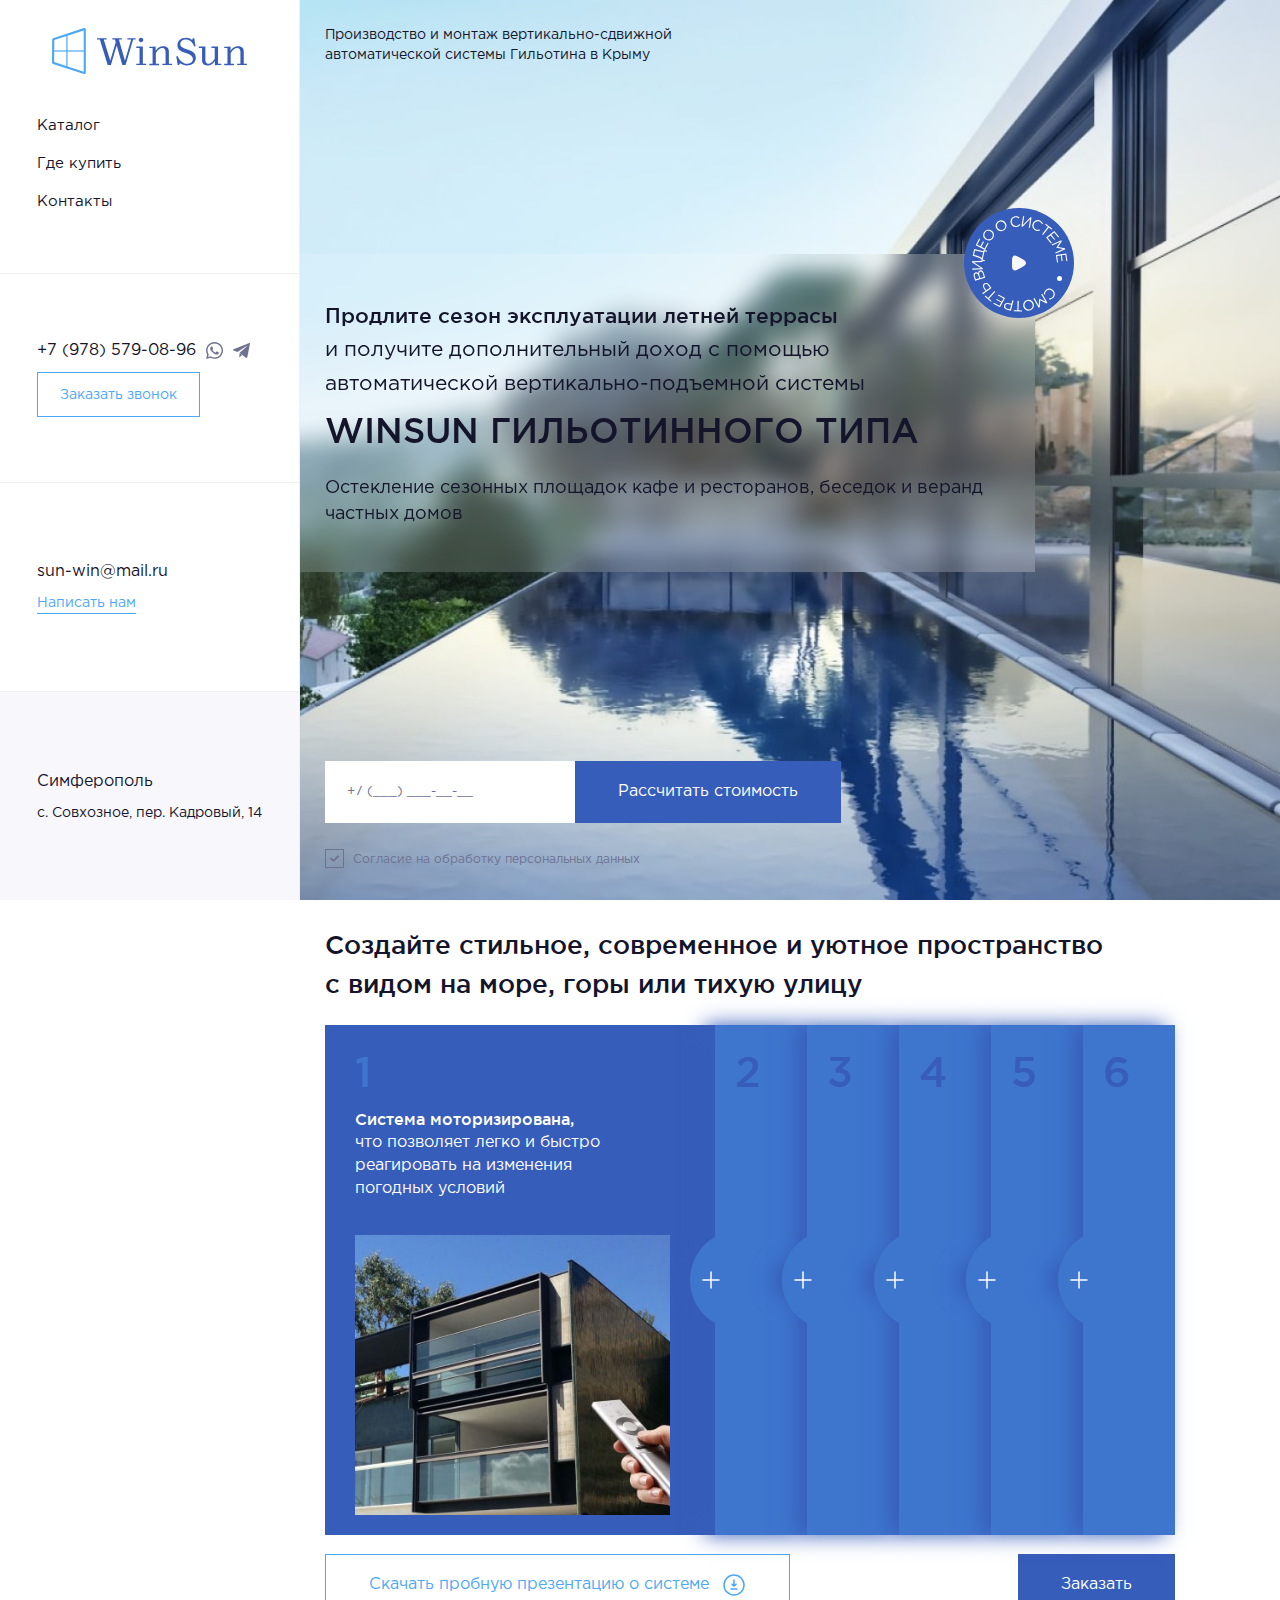
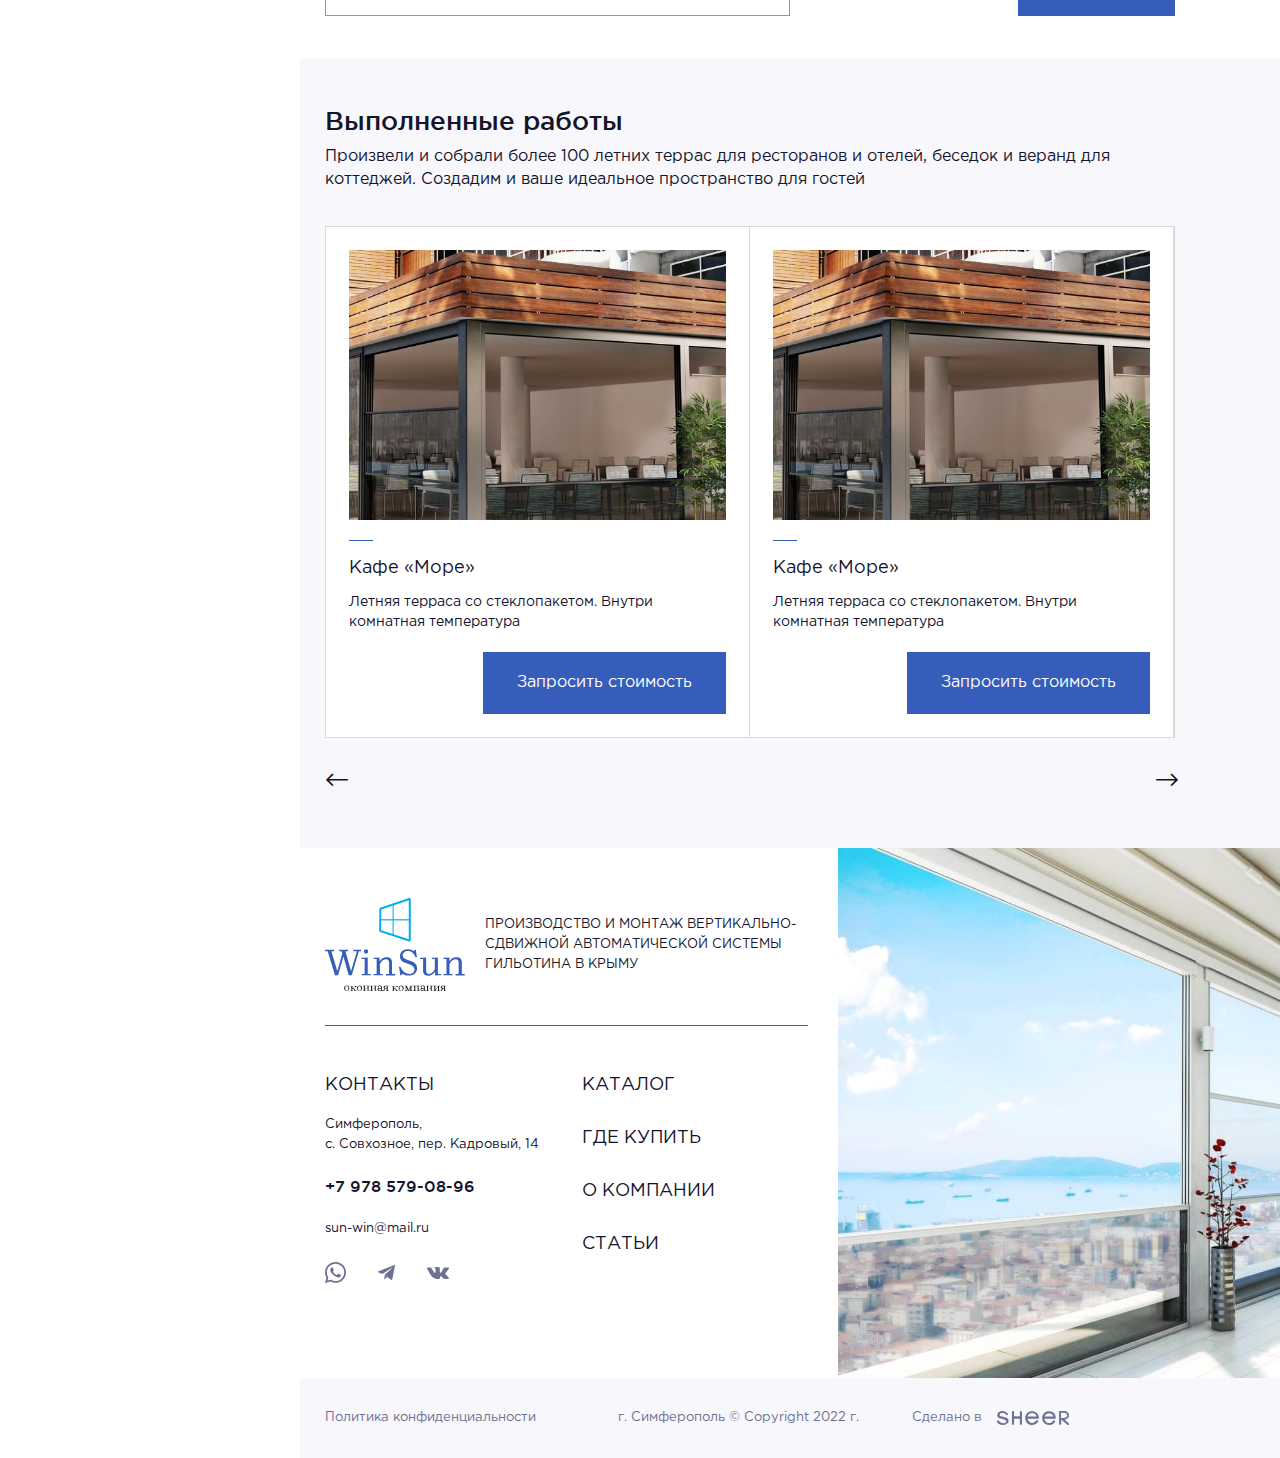
<file: index.html>
<!DOCTYPE html>
<!--[if lt IE 7]><html lang="ru" class="lt-ie9 lt-ie8 lt-ie7"><![endif]-->
<!--[if IE 7]><html lang="ru" class="lt-ie9 lt-ie8"><![endif]-->
<!--[if IE 8]><html lang="ru" class="lt-ie9"><![endif]-->
<!--[if gt IE 8]><!-->
<html lang="ru">
<!--<![endif]-->
<head>
	<meta charset="utf-8" />
	<title>Заголовок</title>
	<meta http-equiv="X-UA-Compatible" content="IE=edge" />
	<meta name="viewport" content="width=device-width, initial-scale=1.0" />
	<meta name="format-detection" content="telephone=no" />
	<link rel="shortcut icon" href="favicon.png" />
	<link rel="stylesheet" href="libs/bootstrap/bootstrap-grid.css" />
	<link rel="stylesheet" href="libs/fontawesome-free-5.12.0-web/css/all.min.css" />
	<link rel="stylesheet" href="libs/fancybox/jquery.fancybox.css" />
	<link rel="stylesheet" href="libs/slick-1.5.9/slick/slick.css" />
	<link rel="stylesheet" href="libs/slick-1.5.9/slick/slick-theme.css" />
	<link rel="stylesheet" href="libs/modal-video/modal-video.css" />
	<link rel="stylesheet" href="css/fonts.css" />
	<link rel="stylesheet" href="css/main.css?ver=1.7" />
	<link rel="stylesheet" href="css/media.css?ver=1.7" />
</head>
<body>
 
	<div class="wrapper"> 

		<header class="header-mobile">
			<div class="container">
				<div class="header-wrapper">
					<a href="#" class="logo">
						<img src="img/logo.svg" alt="alt">
					</a>
					<span class='sandwich'>
						<span class='sw-topper'></span>
						<span class='sw-bottom'></span>
						<span class='sw-footer'></span>
					</span>
				</div>
			</div>
		</header>

		<div class="sidebar">
			<div class="sidebar__top">
				<a href="#" class="logo">
					<img src="img/logo.svg" alt="alt">
				</a>
			</div>
			<div class="sidebar__item sidebar__item_top">
				<ul class="menu">
					<li><a href="#">Каталог</a></li>
					<li><a href="#">Где купить</a></li>
					<li><a href="#">Контакты</a></li>
				</ul>
			</div>
			<div class="sidebar__item">
				<div class="line-contacts">
					<a href="tel:+79785790896" class="link-big">+7 (978) 579-08-96</a>
					<ul class="list-social">
						<li><a href="#"><img src="img/wp.svg" alt="alt"></a></li>
						<li><a href="#"><img src="img/tg.svg" alt="alt"></a></li>
					</ul>
				</div>
				<a href="#" class="btn-main btn-main_transparent">Заказать звонок</a>
			</div>
			<div class="sidebar__item">
				<div class="line-contacts">
					<a href="mailto:sun-win@mail.ru" class="link-big">sun-win@mail.ru</a>
				</div>
				<a href="#" class="link-page">Написать нам</a>
			</div>
			<div class="sidebar__item">
				<div class="title-min">Симферополь</div>
				<p>с. Совхозное, пер. Кадровый, 14</p>
			</div>
		</div>

		<section class="billbord">
			<div class="container">
				<div class="content-billbord">
					<div class="descr-logo">Производство и монтаж вертикально-сдвижной автоматической системы Гильотина в Крыму</div>
					<div class="info-billbord">
						<div class="descr-big"><strong>Продлите сезон эксплуатации летней террасы</strong> и получите дополнительный доход с помощью автоматической вертикально-подъемной системы</div>
						<h1 class="title-big">WINSUN гильотинного типа</h1>
						<div class="descr-middle">Остекление сезонных площадок кафе и ресторанов, беседок и веранд частных домов</div>
						<a href="#" class="btn-video" data-video-id="E8d_JvMpoY4"></a>
					</div>
					<div class="form-contact">
						<form>
							<div class="line-form">
								<div class="item-form">
									<input type="text" placeholder="+7 (___) ___-__-__" required="required" class="input-phone">
								</div>
								<button class="btn-main">Рассчитать стоимость</button>
							</div>
							<div class="checkbox">
								<label>
									<input type="checkbox" required="required" checked="checked" />
									<span>Согласие на обработку персональных данных</span>
								</label>
							</div>
						</form>
					</div>
				</div>
			</div>
		</section>

		<section class="presentation">
			<div class="container">
				<h2 class="title-section">Создайте стильное, современное и уютное пространство с видом на море, горы или тихую улицу</h2>
				<div class="slider-accordion">
					<div class="item-accordion active">
						<div class="item-accordion__head">
							<div class="number-accordion">1</div>
						</div>
						<div class="item-accordion__content">
							<div class="item-accordion__inner">
								<div class="number-accordion">1</div>
								<div class="title-min">
									<p><strong>Система моторизирована,</strong> что позволяет легко и быстро реагировать на изменения погодных условий</p>
								</div>
								<div class="image-accordion">
									<img src="img/accordion1.jpg" alt="alt">
								</div>
							</div>
						</div>
					</div>
					<div class="item-accordion">
						<div class="item-accordion__head">
							<div class="number-accordion">2</div>
						</div>
						<div class="item-accordion__content">
							<div class="item-accordion__inner">
								<div class="number-accordion">2</div>
								<div class="title-min">
									<p><strong>Система моторизирована,</strong> что позволяет легко и быстро реагировать на изменения погодных условий</p>
								</div>
								<div class="image-accordion">
									<img src="img/accordion1.jpg" alt="alt">
								</div>
							</div>
						</div>
					</div>
					<div class="item-accordion">
						<div class="item-accordion__head">
							<div class="number-accordion">3</div>
						</div>
						<div class="item-accordion__content">
							<div class="item-accordion__inner">
								<div class="number-accordion">3</div>
								<div class="title-min">
									<p><strong>Система моторизирована,</strong> что позволяет легко и быстро реагировать на изменения погодных условий</p>
								</div>
								<div class="image-accordion">
									<img src="img/accordion1.jpg" alt="alt">
								</div>
							</div>
						</div>
					</div>
					<div class="item-accordion">
						<div class="item-accordion__head">
							<div class="number-accordion">4</div>
						</div>
						<div class="item-accordion__content">
							<div class="item-accordion__inner">
								<div class="number-accordion">4</div>
								<div class="title-min">
									<p><strong>Система моторизирована,</strong> что позволяет легко и быстро реагировать на изменения погодных условий</p>
								</div>
								<div class="image-accordion">
									<img src="img/accordion1.jpg" alt="alt">
								</div>
							</div>
						</div>
					</div>
					<div class="item-accordion">
						<div class="item-accordion__head">
							<div class="number-accordion">5</div>
						</div>
						<div class="item-accordion__content">
							<div class="item-accordion__inner">
								<div class="number-accordion">5</div>
								<div class="title-min">
									<p><strong>Система моторизирована,</strong> что позволяет легко и быстро реагировать на изменения погодных условий</p>
								</div>
								<div class="image-accordion">
									<img src="img/accordion1.jpg" alt="alt">
								</div>
							</div>
						</div>
					</div>
					<div class="item-accordion">
						<div class="item-accordion__head">
							<div class="number-accordion">6</div>
						</div>
						<div class="item-accordion__content">
							<div class="item-accordion__inner">
								<div class="number-accordion">6</div>
								<div class="title-min">
									<p><strong>Система моторизирована,</strong> что позволяет легко и быстро реагировать на изменения погодных условий</p>
								</div>
								<div class="image-accordion">
									<img src="img/accordion1.jpg" alt="alt">
								</div>
							</div>
						</div>
					</div>
				</div>
				<div class="bottom-presentation">
					<a href="#" class="btn-main btn-main_transparent">Скачать пробную презентацию о системе <img src="img/download.svg" alt="alt"></a>
					<a href="#" class="btn-main">Заказать</a>
				</div>
			</div>
		</section>

		<section class="portfolio">
			<div class="container">
				<h2 class="title-section">Выполненные работы</h2>
				<div class="title-min">Произвели и собрали более 100 летних террас для ресторанов и отелей, беседок и веранд для коттеджей. <br>Создадим и ваше идеальное пространство для гостей</div>
				<ul class="slider-portfolio">
					<li>
						<div class="item-portolio">
							<div class="item-portolio__image">
								<img src="img/portfolio1.jpg" alt="alt">
							</div>
							<div class="title-small">Кафе «Море»</div>
							<p>Летняя терраса со стеклопакетом. Внутри комнатная температура</p>
							<div class="item-portolio__bottom">
								<a href="#" class="btn-main">Запросить стоимость</a>
							</div>
						</div>
					</li>
					<li>
						<div class="item-portolio">
							<div class="item-portolio__image">
								<img src="img/portfolio1.jpg" alt="alt">
							</div>
							<div class="title-small">Кафе «Море»</div>
							<p>Летняя терраса со стеклопакетом. Внутри комнатная температура</p>
							<div class="item-portolio__bottom">
								<a href="#" class="btn-main">Запросить стоимость</a>
							</div>
						</div>
					</li>
					<li>
						<div class="item-portolio">
							<div class="item-portolio__image">
								<img src="img/portfolio1.jpg" alt="alt">
							</div>
							<div class="title-small">Кафе «Море»</div>
							<p>Летняя терраса со стеклопакетом. Внутри комнатная температура</p>
							<div class="item-portolio__bottom">
								<a href="#" class="btn-main">Запросить стоимость</a>
							</div>
						</div>
					</li>
				</ul>
			</div>
		</section>

		<footer class="footer">
			<div class="container">
				<div class="row">
					<div class="col-lg-7">
						<div class="footer__top">
							<a href="#" class="logo">
								<img src="img/logo2.svg" alt="alt">
							</a>
							<div class="name-logo">Производство и монтаж вертикально-сдвижной автоматической системы Гильотина в Крыму</div>
						</div>
						<div class="row">
							<div class="col-lg-6">
								<div class="footer__title">контакты <i class="fal fa-plus"></i></div>
								<div class="footer__content">
									<p>Симферополь, <br>с. Совхозное, пер. Кадровый, 14</p>
									<br>
									<p><a href="tel:+79785790896" class="phone-main">+7 978 579-08-96</a></p>
									<br>
									<p><a href="mailto:sun-win@mail.ru">sun-win@mail.ru</a></p>
									<ul class="list-social">
										<li><a href="#"><img src="img/wp2.svg" alt="alt"></a></li>
										<li><a href="#"><img src="img/tg.svg" alt="alt"></a></li>
										<li><a href="#"><img src="img/vk.svg" alt="alt"></a></li>
									</ul>
								</div>
							</div>
							<div class="col-lg-6">
								<ul class="footer__nav">
									<li><a href="#">Каталог</a></li>
									<li><a href="#">где купить</a></li>
									<li><a href="#">о компании</a></li>
									<li><a href="#">статьи</a></li>
								</ul>
							</div>
						</div>
					</div>
					<div class="col-lg-5">
						<div class="image-footer">
							<img src="img/footer.jpg" alt="alt">
						</div>
					</div>
				</div>
			</div>
			<div class="footer-bottom">
				<div class="container">
					<div class="row align-items-center">
						<div class="col-lg">
							<a href="#">Политика конфиденциальности </a>
						</div>
						<div class="col-lg">
							<p>г. Симферополь © Copyright  2022 г.</p>
						</div>
						<div class="col-lg">
							<div class="create">Сделано в <a href="#"><img src="img/copy.svg" alt="alt"></a></div>
						</div>
					</div>
				</div>
			</div>
		</footer>
		
	</div>

	<!--[if lt IE 9]>
	<script src="libs/html5shiv/es5-shim.min.js"></script>
	<script src="libs/html5shiv/html5shiv.min.js"></script>
	<script src="libs/html5shiv/html5shiv-printshiv.min.js"></script>
	<script src="libs/respond/respond.min.js"></script>
<![endif]-->
<script src="libs/jquery/jquery-3.6.0.min.js"></script>
<script src="libs/jquery-mousewheel/jquery.mousewheel.min.js"></script>
<script src="libs/fancybox/jquery.fancybox.pack.js"></script>
<script src="libs/slick-1.5.9/slick/slick.min.js"></script>
<script src="libs/scroll2id/PageScroll2id.min.js"></script>
<script src="libs/mask/jquery.maskedinput.js"></script>
<script src="libs/modal-video/jquery-modal-video.min.js"></script>
<script src="libs/jQueryFormStyler-master/jquery.formstyler.min.js"></script>
<script src="js/common.js?ver=1.7"></script>
<!-- Yandex.Metrika counter --><!-- /Yandex.Metrika counter -->
<!-- Google Analytics counter --><!-- /Google Analytics counter -->
</body>
</html>
</file>
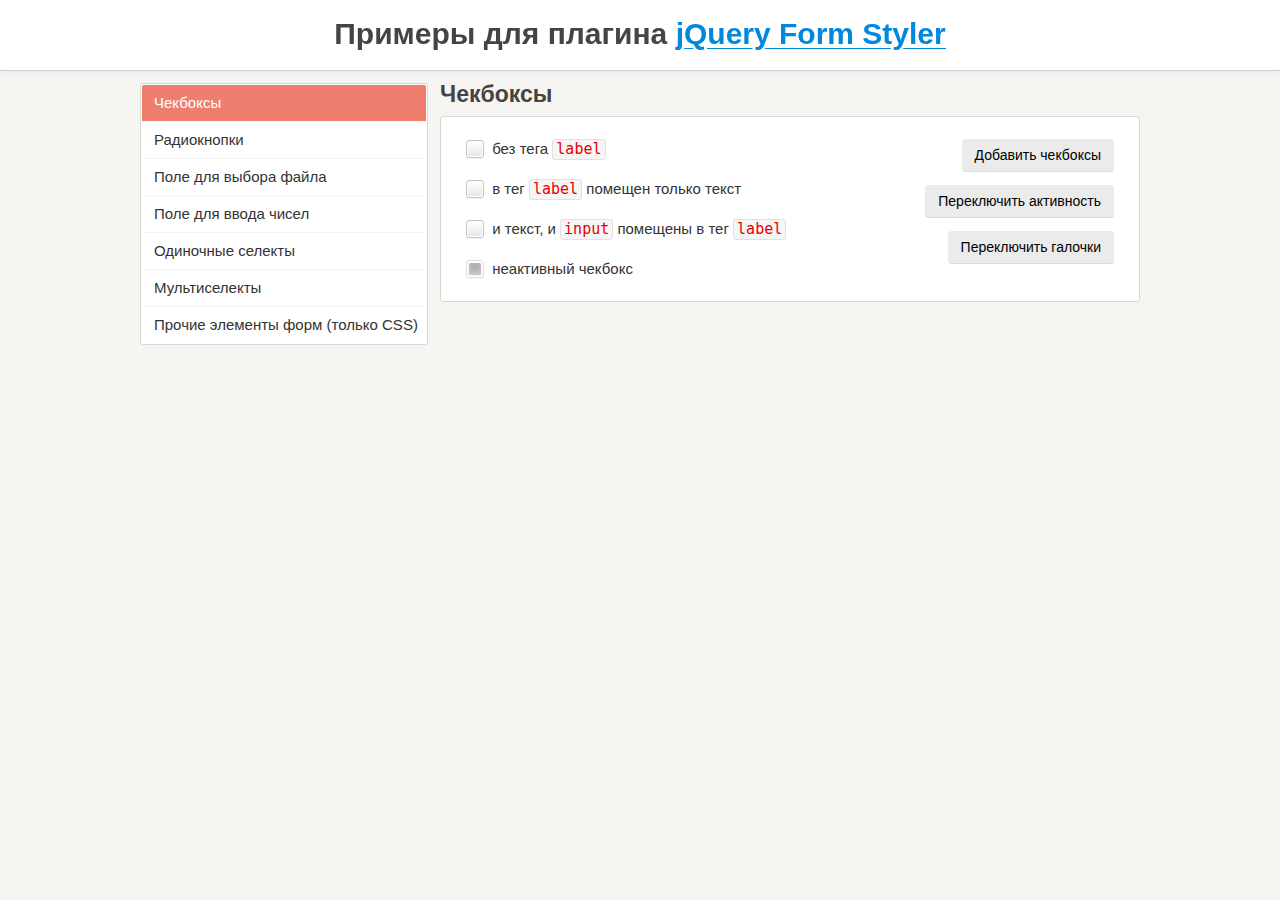
<file: libs/jQueryFormStyler-master/demo/index.html>
<!DOCTYPE html>
<html>
<head>
	<meta charset="utf-8" />
	<meta name="viewport" content="width=device-width, initial-scale=1.0" />
	<title>Примеры для плагина jQuery Form Styler</title>
	<link href="demo.css" rel="stylesheet" />
	<link href="../jquery.formstyler.css" rel="stylesheet" />
	<script src="http://ajax.googleapis.com/ajax/libs/jquery/1.11.3/jquery.min.js"></script>
	<script src="../jquery.formstyler.js"></script>
	<script>
		(function($) {
		$(function() {
			$('input, select').styler({
				selectSearch: true
			});
		});
		})(jQuery);
	</script>
	<script src="demo.js"></script>
</head>

<body>

<h1>Примеры для плагина <a href="http://dimox.name/jquery-form-styler/">jQuery Form Styler</a></h1>

<form method="post">
<div class="wrapper">

	<ul class="menu">
		<li class="current" data-hash="checkbox">Чекбоксы</li>
		<li data-hash="radio">Радиокнопки</li>
		<li data-hash="file">Поле для выбора файла</li>
		<li data-hash="number">Поле для ввода чисел</li>
		<li data-hash="select">Одиночные селекты</li>
		<li data-hash="multiselect">Мультиселекты</li>
		<li data-hash="css">Прочие элементы форм (только CSS)</li>
	</ul>

	<div class="content">

		<div class="box visible">
			<h2>Чекбоксы</h2>

			<div class="section lh">
				<div class="buttons">
					<button type="submit" class="button  add-checkbox">Добавить чекбоксы</button>
					<button type="submit" class="button  disable-input">Переключить активность</button>
					<button type="submit" class="button  check">Переключить галочки</button>
				</div>
				<input type="checkbox" /> без тега <code>label</code><br />
				<span id="r"><input type="checkbox" id="checkbox1" /></span> <label for="checkbox1"> в тег <code>label</code> помещен только текст</label><br />
				<label><input type="checkbox" /> и текст, и <code>input</code> помещены в тег <code>label</code></label><br />
				<label><input type="checkbox" disabled checked /> неактивный чекбокс</label>
			</div><!-- .section -->
		</div><!-- .box -->

		<div class="box">
			<h2>Радиокнопки</h2>

			<div class="section lh">
				<div class="buttons">
					<button type="submit" class="button  add-radio">Добавить радиокнопки</button>
					<button type="submit" class="button  disable-input">Переключить активность</button>
				</div>
				<input type="radio" name="radio" /> без тега <code>label</code><br />
				<input type="radio" name="radio" id="radio1" /> <label for="radio1"> в тег <code>label</code> помещен только текст</label><br />
				<label><input type="radio" name="radio" /> и текст, и <code>input</code> помещены в тег <code>label</code></label><br />
				<label><input type="radio" name="radio" disabled /> неактивная радиокнопка</label>
			</div><!-- .section -->
		</div><!-- .box -->

		<div class="box">
			<h2>Поле для выбора файла</h2>

			<div class="section">
				<div class="buttons">
					<button type="submit" class="button  add-file">Добавить поле</button>
					<button type="submit" class="button  disable-input">Переключить активность</button>
				</div>
				<input type="file" />
			</div><!-- .section -->
		</div><!-- .box -->

		<div class="box">
			<h2>Поле для ввода чисел</h2>

			<div class="section">
				<div class="buttons">
					<button type="submit" class="button  add-number">Добавить поле</button>
					<button type="submit" class="button  disable-input">Переключить активность</button>
				</div>
				<p>Поле без атрибутов.</p>
				<input type="number" />
			</div><!-- .section -->

			<div class="section">
				<p>Поле с атрибутами <code>min="0" max="100" step="5"</code>.</p>
				<input type="number" min="0" max="100" step="5" />
			</div><!-- .section -->

			<div class="section  number-plus-minus">
			<p>Другой вид переключателей.</p>
				<input type="number" />
			</div><!-- .section -->
		</div><!-- .box -->

		<div class="box">

			<h2>Одиночные селекты</h2>

			<p style="color: #43C617">По умолчанию ширина селекта на этой странице установлена 250 пикселей.</p>

			<div class="section">
				<div class="buttons">
					<button type="submit" class="button  add-select">Добавить селект</button>
					<button type="submit" class="button  add-options">Добавить пункты в список</button>
					<button type="submit" class="button  disable-select">Переключить активность селекта</button>
					<button type="submit" class="button  disable-options">Переключить активность пунктов</button>
				</div>
				<p><strong>Простой селект</strong> с несколькими пунктами, <br />один из них неактивный.</p>
				<select>
					<option>-- Выберите --</option>
					<option>Пункт 1</option>
					<option>Пункт 2</option>
					<option disabled>Пункт 3</option>
					<option>Пункт 4</option>
					<option>Пункт 5</option>
				</select>
			</div><!-- .section -->

			<div class="section">

				<p>Селект <strong>без заданной ширины</strong>, имеющий пункт <strong>с длинным текстом</strong>.</p>
				<select class="width-auto">
					<option>-- Выберите --</option>
					<option>Пункт 1</option>
					<option>Пункт 2</option>
					<option>Какой-то пункт с очень-очень-очень длинным-длинным-длинным текстом</option>
					<option>Пункт 4</option>
					<option>Пункт 5</option>
				</select>

				<br /><br />

				<p>Селект <strong>с шириной 200 пикселей</strong>, имеющий пункт <strong>с длинным текстом</strong>.</p>
				<select class="width-200">
					<option>-- Выберите --</option>
					<option>Пункт 1</option>
					<option>Пункт 2</option>
					<option>Какой-то пункт с очень-очень-очень длинным-длинным-длинным текстом</option>
					<option>Пункт 4</option>
					<option>Пункт 5</option>
				</select>

			</div><!-- .section -->

			<div class="section">

				<div class="sec maxheight">
					<p>Выпадающий список этого селекта <br /><strong>органичен по высоте</strong>.</p>
					<select>
						<option>-- Выберите --</option>
						<option>Пункт 1</option>
						<option>Пункт 2</option>
						<option>Пункт 3</option>
						<option>Пункт 4</option>
						<option>Пункт 5</option>
						<option>Пункт 6</option>
						<option>Пункт 7</option>
						<option>Пункт 8</option>
						<option>Пункт 9</option>
						<option>Пункт 10</option>
						<option>Пункт 11</option>
						<option>Пункт 12</option>
						<option>Пункт 13</option>
						<option>Пункт 14</option>
						<option>Пункт 15</option>
						<option>Пункт 16</option>
						<option>Пункт 17</option>
						<option>Пункт 18</option>
						<option>Пункт 19</option>
						<option>Пункт 20</option>
						<option>Пункт 21</option>
						<option>Пункт 22</option>
						<option>Пункт 23</option>
						<option>Пункт 24</option>
						<option>Пункт 25</option>
						<option>Пункт 26</option>
						<option>Пункт 27</option>
						<option>Пункт 28</option>
						<option>Пункт 29</option>
						<option>Пункт 30</option>
					</select>
				</div><!-- .sec -->

				<div class="sec">
					<p>Селект <strong>с длинным списком</strong>, не ограниченным максимальной высотой.</p>
					<select>
						<option>-- Выберите --</option>
						<option>Пункт 1</option>
						<option>Пункт 2</option>
						<option>Пункт 3</option>
						<option>Пункт 4</option>
						<option>Пункт 5</option>
						<option>Пункт 6</option>
						<option>Пункт 7</option>
						<option>Пункт 8</option>
						<option>Пункт 9</option>
						<option>Пункт 10</option>
						<option>Пункт 11</option>
						<option>Пункт 12</option>
						<option>Пункт 13</option>
						<option>Пункт 14</option>
						<option>Пункт 15</option>
						<option>Пункт 16</option>
						<option>Пункт 17</option>
						<option>Пункт 18</option>
						<option>Пункт 19</option>
						<option>Пункт 20</option>
						<option>Пункт 21</option>
						<option>Пункт 22</option>
						<option>Пункт 23</option>
						<option>Пункт 24</option>
						<option>Пункт 25</option>
						<option>Пункт 26</option>
						<option>Пункт 27</option>
						<option>Пункт 28</option>
						<option>Пункт 29</option>
						<option>Пункт 30</option>
						<option>Пункт 31</option>
						<option>Пункт 32</option>
						<option>Пункт 33</option>
						<option>Пункт 34</option>
						<option>Пункт 35</option>
						<option>Пункт 36</option>
						<option>Пункт 37</option>
						<option>Пункт 38</option>
						<option>Пункт 39</option>
						<option>Пункт 40</option>
						<option>Пункт 41</option>
						<option>Пункт 42</option>
						<option>Пункт 43</option>
						<option>Пункт 44</option>
						<option>Пункт 45</option>
						<option>Пункт 46</option>
						<option>Пункт 47</option>
						<option>Пункт 48</option>
						<option>Пункт 49</option>
						<option>Пункт 50</option>
						<option>Пункт 51</option>
						<option>Пункт 52</option>
						<option>Пункт 53</option>
						<option>Пункт 54</option>
						<option>Пункт 55</option>
						<option>Пункт 56</option>
						<option>Пункт 57</option>
						<option>Пункт 58</option>
						<option>Пункт 59</option>
						<option>Пункт 60</option>
						<option>Пункт 61</option>
						<option>Пункт 62</option>
						<option>Пункт 63</option>
						<option>Пункт 64</option>
						<option>Пункт 65</option>
						<option>Пункт 66</option>
						<option>Пункт 67</option>
						<option>Пункт 68</option>
						<option>Пункт 69</option>
						<option>Пункт 70</option>
						<option>Пункт 71</option>
						<option>Пункт 72</option>
						<option>Пункт 73</option>
						<option>Пункт 74</option>
						<option>Пункт 75</option>
						<option>Пункт 76</option>
						<option>Пункт 77</option>
						<option>Пункт 78</option>
						<option>Пункт 79</option>
						<option>Пункт 80</option>
						<option>Пункт 81</option>
						<option>Пункт 82</option>
						<option>Пункт 83</option>
						<option>Пункт 84</option>
						<option>Пункт 85</option>
						<option>Пункт 86</option>
						<option>Пункт 87</option>
						<option>Пункт 88</option>
						<option>Пункт 89</option>
						<option>Пункт 90</option>
						<option>Пункт 91</option>
						<option>Пункт 92</option>
						<option>Пункт 93</option>
						<option>Пункт 94</option>
						<option>Пункт 95</option>
						<option>Пункт 96</option>
						<option>Пункт 97</option>
						<option>Пункт 98</option>
						<option>Пункт 99</option>
						<option>Пункт 100</option>
					</select>
				</div><!-- .sec -->

			</div><!-- .section -->

			<div class="section">

				<div class="sec">
					<p>Проверяем, правильное ли значение передается при изменении. У оригинального селекта прописано: <code>onchange="alert(this.value)"</code>.</p>
					<select onchange="alert(this.value)">
						<option>-- Выберите --</option>
						<option>Пункт 1</option>
						<option>Пункт 2</option>
						<option>Пункт 3</option>
						<option>Пункт 4</option>
						<option>Пункт 5</option>
					</select>
				</div><!-- .sec -->

				<div class="sec">
					<p>Селект <strong>с замещающим текстом</strong> (placeholder). Текст "-- Выберите --" задан не через тег <code>option</code>, а через атрибут <code>data-placeholder</code>.</p>
					<select data-placeholder="-- Выберите --">
						<option label="-"></option>
						<option>Пункт 1</option>
						<option>Пункт 2</option>
						<option>Пункт 3</option>
						<option>Пункт 4</option>
						<option>Пункт 5</option>
					</select>
				</div><!-- .sec -->

			</div><!-- .section -->

			<div class="section">

				<div class="sec">
					<p>Селект <strong>с группировкой пунктов</strong> <br />(используется тег <code>optgroup</code>), один из них неактивный.</p>
					<select>
						<option>-- Выберите --</option>
						<optgroup label="Группа 1">
							<option>Пункт 1.1</option>
							<option>Пункт 1.2</option>
							<option>Пункт 1.3</option>
						</optgroup>
						<optgroup label="Группа 2">
							<option>Пункт 2.1</option>
							<option disabled>Пункт 2.2</option>
							<option>Пункт 2.3</option>
						</optgroup>
					</select>
				</div><!-- .sec -->

				<div class="sec">
					<p>Селект с выделением групп <strong>разными цветами</strong> (указаны классы <code>.color1</code> и <code>.color2</code> для <code>optgroup</code>).</p>
					<select>
						<option>-- Выберите --</option>
						<optgroup label="Группа 1" class="color1">
							<option>Пункт 1.1</option>
							<option>Пункт 1.2</option>
							<option>Пункт 1.3</option>
						</optgroup>
						<optgroup label="Группа 2" class="color2">
							<option>Пункт 2.1</option>
							<option>Пункт 2.2</option>
							<option>Пункт 2.3</option>
						</optgroup>
					</select>
				</div><!-- .sec -->

			</div><!-- .section -->

			<div class="section">

				<div class="sec showChanged">
					<p>Показываем, что селект изменен, используя класс <code>.changed</code> (появляется зеленая обводка).</p>
					<select>
						<option>-- Выберите --</option>
						<option>Пункт 1</option>
						<option>Пункт 2</option>
						<option>Пункт 3</option>
						<option>Пункт 4</option>
						<option>Пункт 5</option>
					</select>
				</div><!-- .sec -->

				<div class="sec lang">
					<p>Класс, указаннный для <code>option</code>, передается свернутом селекту, благодаря чему мы в нем видим флаг.</p>
					<select>
						<option>-- Выберите язык --</option>
						<option class="lang-en">Английский</option>
						<option class="lang-es">Испанский</option>
						<option class="lang-de">Немецкий</option>
						<option class="lang-ru">Русский</option>
						<option class="lang-fr">Французский</option>
					</select>
				</div><!-- .sec -->

			</div><!-- .section -->

			<br /><br /><br /><br /><br /><br /><br /><br /><br /><br />

		</div><!-- .box -->

		<div class="box">

			<h2>Мультиселекты</h2>

			<div class="section">
				<div class="buttons">
					<button type="submit" class="button  add-select  multiple">Добавить селект</button>
					<button type="submit" class="button  add-options">Добавить пункты в список</button>
					<button type="submit" class="button  disable-select">Переключить активность селекта</button>
					<button type="submit" class="button  disable-options">Переключить активность пунктов</button>
				</div>
				<p><strong>Мультиселект</strong>, один из пунктов неактивный, <br />параметр <code>size</code> не указан.</p>
				<select multiple>
					<option>-- Выберите --</option>
					<option>Пункт 1</option>
					<option>Пункт 2</option>
					<option disabled>Пункт 3</option>
					<option>Пункт 4</option>
					<option>Пункт 5</option>
				</select>
			</div><!-- .section -->

			<div class="section">
				<p>Мультиселект <strong>с параметром</strong> <code>size</code> <strong>равным</strong> <code>6</code> и <strong>с заданной шириной</strong> (400 пикселей).</p>
				<select multiple size="6" class="width-400">
					<option>-- Выберите один или несколько пунктов --</option>
					<option>Пункт 1</option>
					<option>Пункт 2</option>
					<option>Пункт 3</option>
					<option>Пункт 4</option>
					<option>Пункт 5</option>
				</select>
			</div><!-- .section -->

			<div class="section">

				<div class="sec">
					<p>Мультиселект <strong>с группировкой пунктов</strong> (используется тег <code>optgroup</code>), один из них неактивный.</p>
					<select multiple size="9">
						<option>-- Выберите --</option>
						<optgroup label="Группа 1">
							<option>Пункт 1.1</option>
							<option>Пункт 1.2</option>
							<option>Пункт 1.3</option>
						</optgroup>
						<optgroup label="Группа 2">
							<option>Пункт 2.1</option>
							<option disabled>Пункт 2.2</option>
							<option>Пункт 2.3</option>
						</optgroup>
					</select>
				</div><!-- .sec -->

				<div class="sec">
					<p>Мультиселект с выделением групп <strong>разными цветами</strong> (указаны классы <code>.color1</code> и <code>.color2</code> для <code>optgroup</code>).</p>
					<select multiple size="9">
						<option>-- Выберите --</option>
						<optgroup label="Группа 1" class="color1">
							<option>Пункт 1.1</option>
							<option>Пункт 1.2</option>
							<option>Пункт 1.3</option>
						</optgroup>
						<optgroup label="Группа 2" class="color2">
							<option>Пункт 2.1</option>
							<option>Пункт 2.2</option>
							<option>Пункт 2.3</option>
						</optgroup>
					</select>
				</div><!-- .sec -->

			</div><!-- .section -->

		</div><!-- .box -->

		<div class="box">

			<h2>Прочие элементы форм (только CSS)</h2>

			<div class="section css">
				<p>Стилизация данных элементов <strong>не требует наличия плагина</strong>.</p>

				<input class="styler" type="text" size="60" placeholder="Однострочное текстовое поле..." /> <code>&lt;input type="text"></code>

				<input class="styler" type="password" size="60" placeholder="Поле для ввода пароля..." /> <code>&lt;input type="password"></code>

				<textarea class="styler" cols="60" rows="5" placeholder="Многострочное текстовое поле..."></textarea> <code>&lt;textarea>&lt;/textarea></code><br />

				<input class="styler" type="button" value="Кнопка" /> <code>&lt;input type="button"></code><br />

				<button class="styler" type="submit">Кнопка</button> <code>&lt;button>&lt;/button></code><br />

				<input class="styler" type="reset" value="Сброс" /> <code>&lt;input type="reset"></code><br />

				<input class="styler" type="button" value="Кнопка неактивная" disabled /> <code>&lt;input type="button" disabled></code><br />
				<button class="styler" type="submit" disabled>Кнопка неактивная</button> <code>&lt;button disabled>&lt;/button></code>

			</div><!-- .section -->

		</div><!-- .box -->

	</div><!-- .content -->

</div><!-- .wrapper -->
</form>

</body>
</html>
</file>
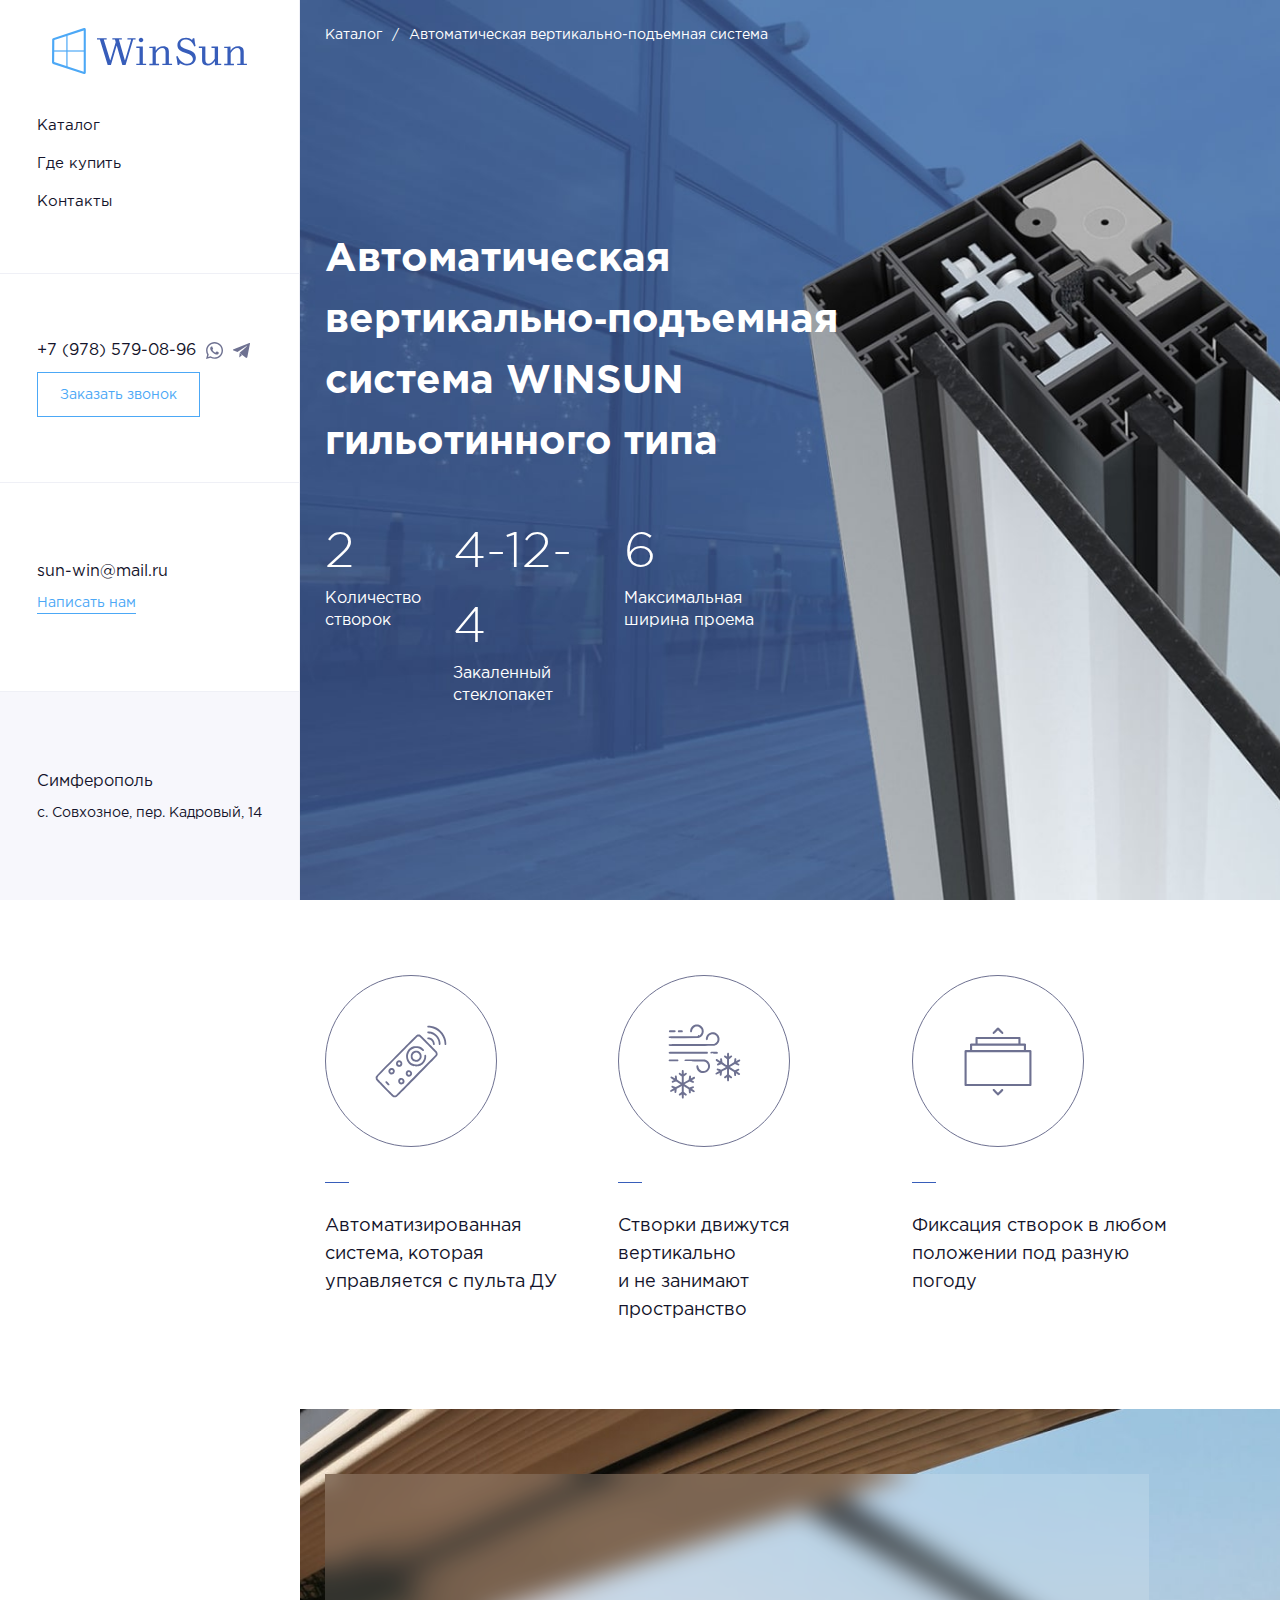
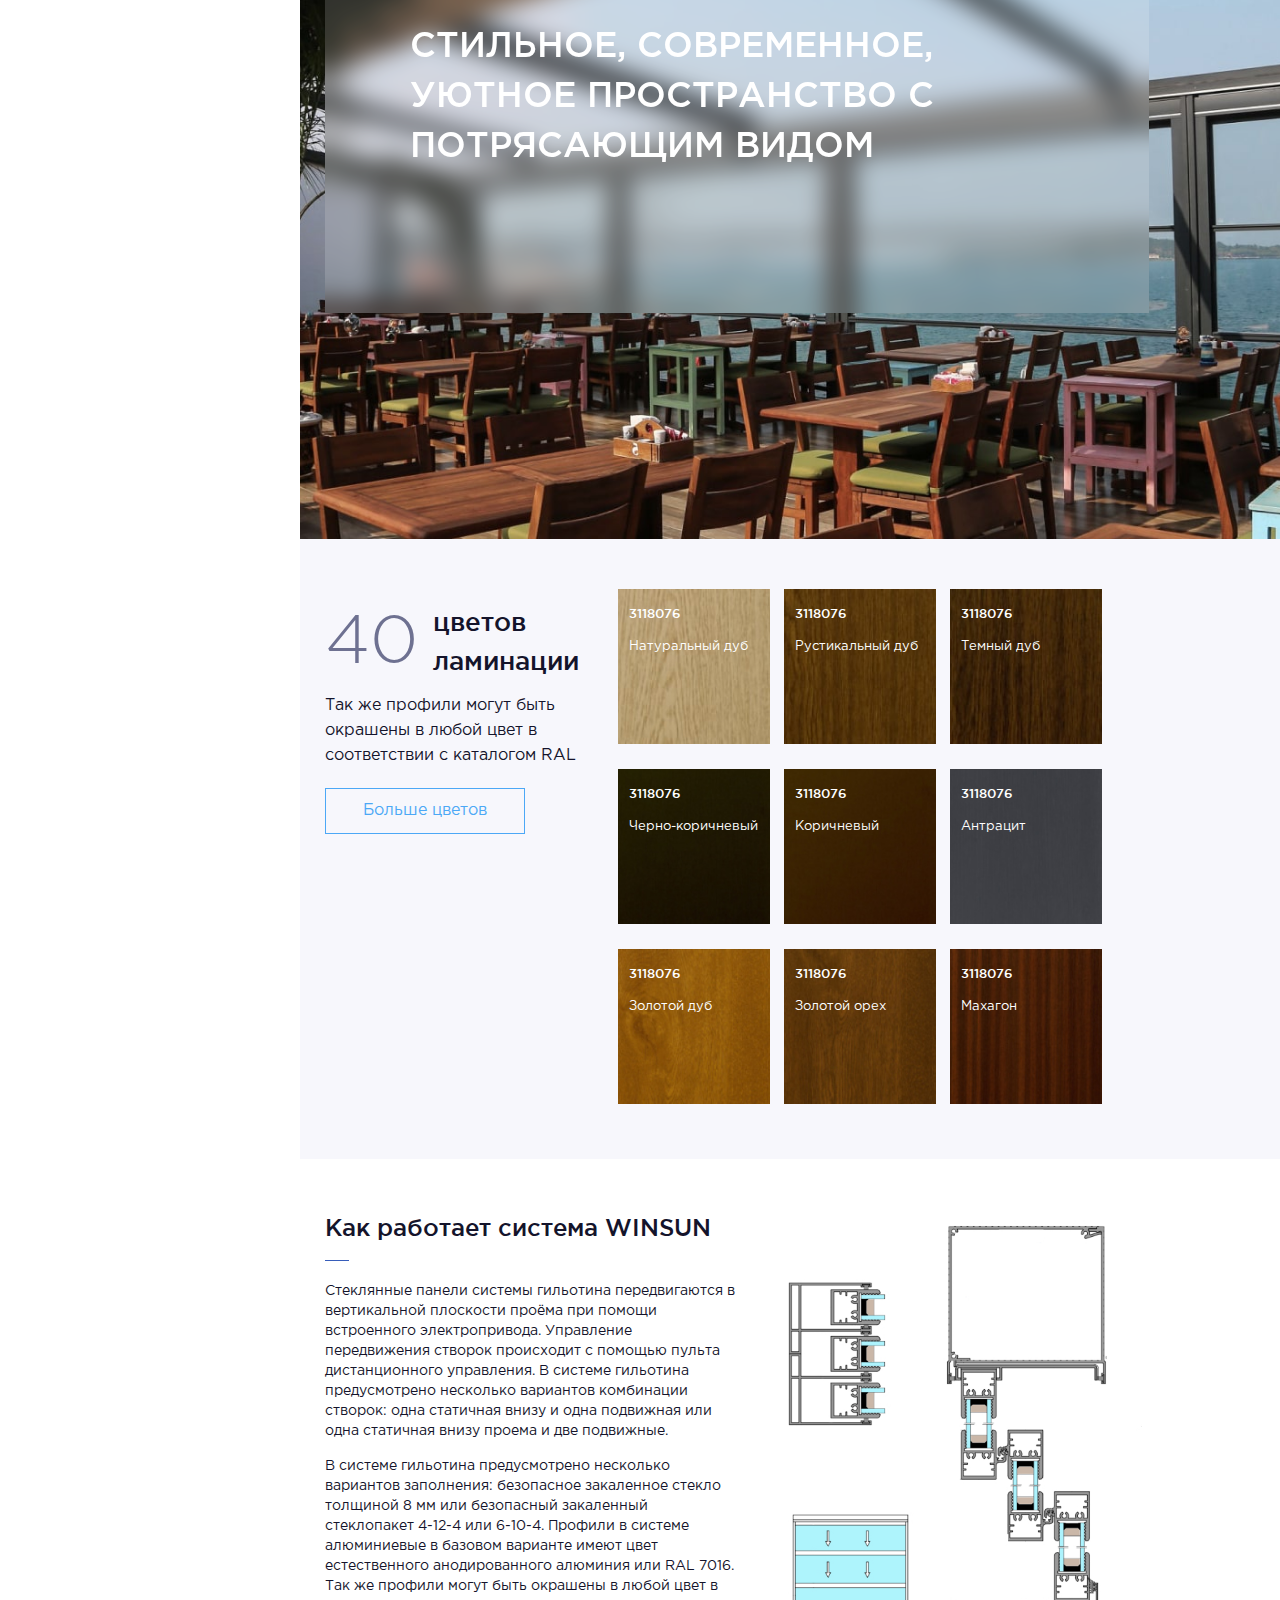
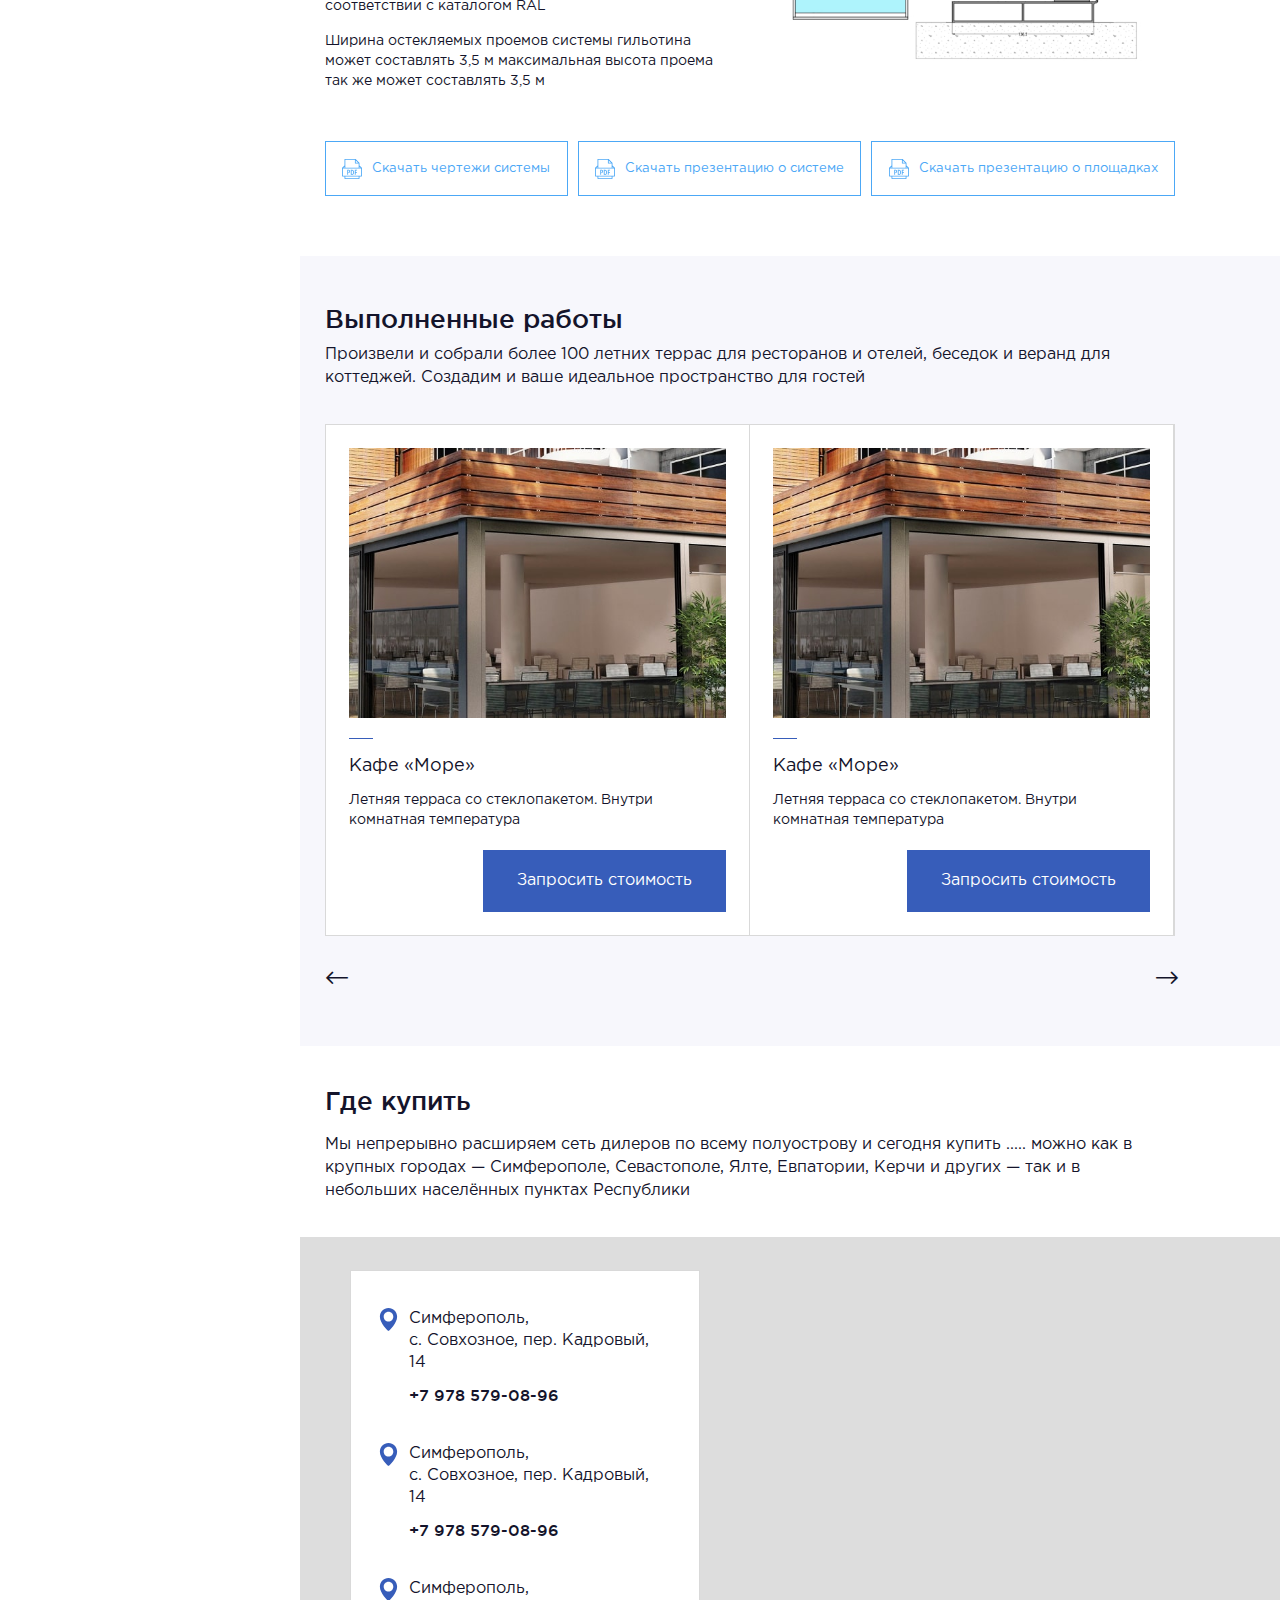
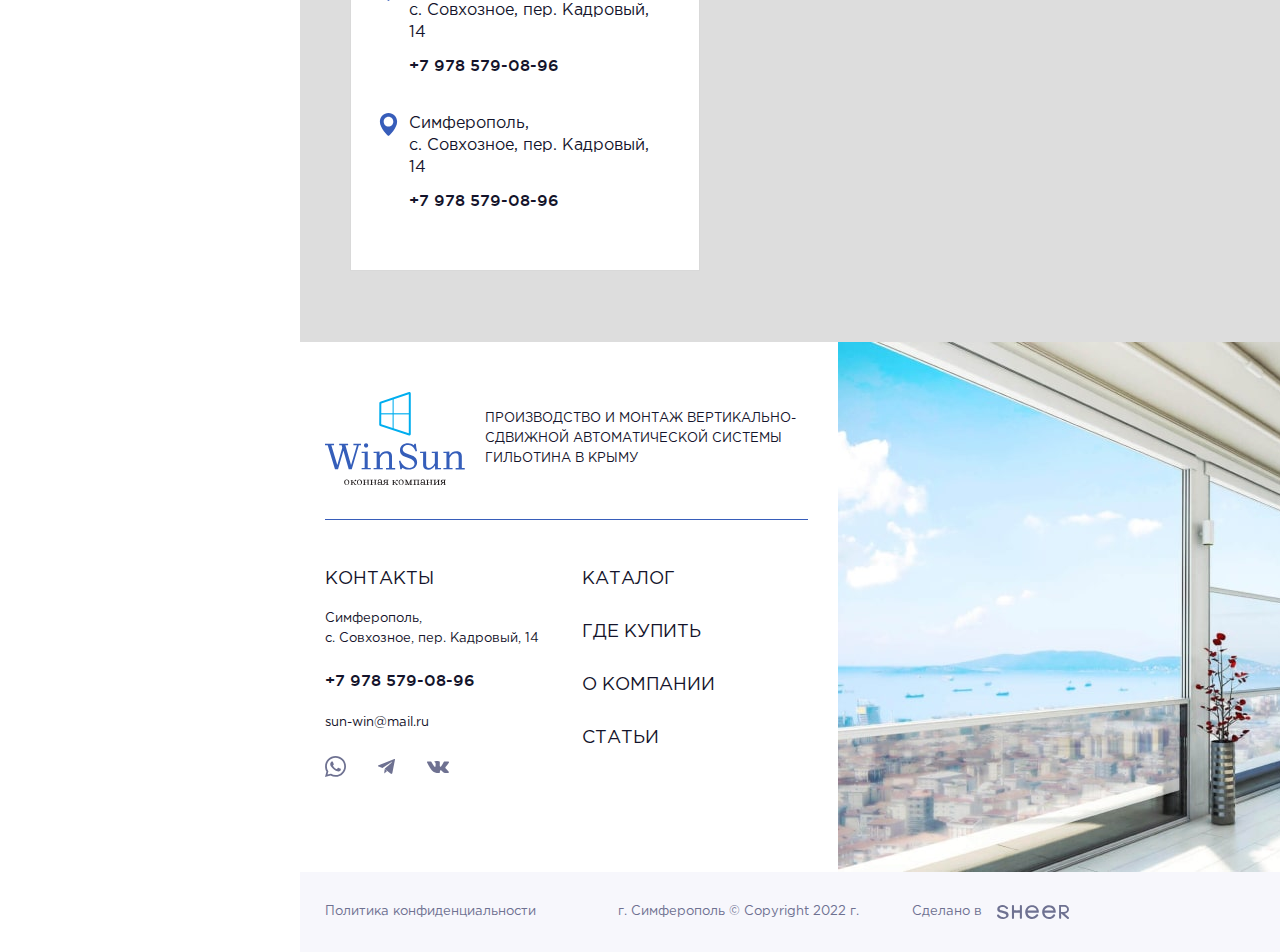
<file: card.html>
<!DOCTYPE html>
<!--[if lt IE 7]><html lang="ru" class="lt-ie9 lt-ie8 lt-ie7"><![endif]-->
<!--[if IE 7]><html lang="ru" class="lt-ie9 lt-ie8"><![endif]-->
<!--[if IE 8]><html lang="ru" class="lt-ie9"><![endif]-->
<!--[if gt IE 8]><!-->
<html lang="ru">
<!--<![endif]-->
<head>
	<meta charset="utf-8" />
	<title>Заголовок</title>
	<meta http-equiv="X-UA-Compatible" content="IE=edge" />
	<meta name="viewport" content="width=device-width, initial-scale=1.0" />
	<meta name="format-detection" content="telephone=no" />
	<link rel="shortcut icon" href="favicon.png" />
	<link rel="stylesheet" href="libs/bootstrap/bootstrap-grid.css" />
	<link rel="stylesheet" href="libs/fontawesome-free-5.12.0-web/css/all.min.css" />
	<link rel="stylesheet" href="libs/fancybox/jquery.fancybox.css" />
	<link rel="stylesheet" href="libs/slick-1.5.9/slick/slick.css" />
	<link rel="stylesheet" href="libs/slick-1.5.9/slick/slick-theme.css" />
	<link rel="stylesheet" href="libs/modal-video/modal-video.css" />
	<link rel="stylesheet" href="css/fonts.css" />
	<link rel="stylesheet" href="css/main.css?ver=1.7" />
	<link rel="stylesheet" href="css/media.css?ver=1.7" />
</head>
<body>

	<div class="wrapper">

		<header class="header-mobile">
			<div class="container"> 
				<div class="header-wrapper">
					<a href="#" class="logo">
						<img src="img/logo.svg" alt="alt">
					</a>
					<span class='sandwich'>
						<span class='sw-topper'></span>
						<span class='sw-bottom'></span>
						<span class='sw-footer'></span>
					</span>
				</div>
			</div>
		</header>

		<div class="sidebar">
			<div class="sidebar__top">
				<a href="#" class="logo">
					<img src="img/logo.svg" alt="alt">
				</a>
			</div>
			<div class="sidebar__item sidebar__item_top">
				<ul class="menu">
					<li><a href="#">Каталог</a></li>
					<li><a href="#">Где купить</a></li>
					<li><a href="#">Контакты</a></li>
				</ul>
			</div>
			<div class="sidebar__item">
				<div class="line-contacts">
					<a href="tel:+79785790896" class="link-big">+7 (978) 579-08-96</a>
					<ul class="list-social">
						<li><a href="#"><img src="img/wp.svg" alt="alt"></a></li>
						<li><a href="#"><img src="img/tg.svg" alt="alt"></a></li>
					</ul>
				</div>
				<a href="#" class="btn-main btn-main_transparent">Заказать звонок</a>
			</div>
			<div class="sidebar__item">
				<div class="line-contacts">
					<a href="mailto:sun-win@mail.ru" class="link-big">sun-win@mail.ru</a>
				</div>
				<a href="#" class="link-page">Написать нам</a>
			</div>
			<div class="sidebar__item">
				<div class="title-min">Симферополь</div>
				<p>с. Совхозное, пер. Кадровый, 14</p>
			</div>
		</div>

		<section class="billbord billbord_card">
			<div class="container">
				<div class="content-billbord">
					<ul class="breadcrumbs">
						<li><a href="#">Каталог</a></li>
						<li>Автоматическая вертикально-подъемная система</li>
					</ul>
					<div class="middle-billbord">
						<div class="row">
							<div class="col-xl-7 col-lg-8">
								<h1 class="title-page">Автоматическая вертикально&#8209;подъемная система WINSUN гильотинного типа</h1>
								<div class="row">
									<div class="col-lg-3">
										<div class="item-billbord">
											<div class="item-billbord__value">2</div>
											<p>Количество <br>створок</p>
										</div>
									</div>
									<div class="col-lg-4">
										<div class="item-billbord">
											<div class="item-billbord__value">4-12-4</div>
											<p>Закаленный стеклопакет</p>
										</div>
									</div>
									<div class="col-lg-4">
										<div class="item-billbord">
											<div class="item-billbord__value">6</div>
											<p>Максимальная <br>ширина проема</p>
										</div>
									</div>
								</div>
							</div>
						</div>
					</div>
				</div>
			</div>
		</section>

		<section class="advantages-card">
			<div class="container">
				<div class="row">
					<div class="col-lg-4">
						<div class="item-advantage">
							<div class="item-advantage__icon">
								<img src="img/avd_card1.svg" alt="alt">
							</div>
							<div class="item-advantage__title">Автоматизированная система, которая управляется с пульта ДУ</div>
						</div>
					</div>
					<div class="col-lg-4">
						<div class="item-advantage">
							<div class="item-advantage__icon">
								<img src="img/avd_card2.svg" alt="alt">
							</div>
							<div class="item-advantage__title">Створки движутся вертикально <br>и не занимают пространство</div>
						</div>
					</div>
					<div class="col-lg-4">
						<div class="item-advantage">
							<div class="item-advantage__icon">
								<img src="img/avd_card3.svg" alt="alt">
							</div>
							<div class="item-advantage__title">Фиксация створок в любом положении под разную погоду</div>
						</div>
					</div>
				</div>
			</div>
		</section>

		<section class="banner-card">
			<div class="banner-card__image">
				<img src="img/image_card1.jpg" alt="alt">
			</div>
			<div class="container">
				<div class="content-banner">
					<h2 class="title-big">Стильное, современное, уютное пространство с потрясающим видом</h2>
				</div>
			</div>
		</section>

		<section class="catalog-card">
			<div class="container">
				<div class="row">
					<div class="col-lg-4">
						<div class="head-title">
							<div class="head-title__value">40</div>
							<div class="title-section">цветов ламинации</div>
						</div>
						<div class="descr-middle">Так же профили могут быть окрашены в любой цвет в соответствии с каталогом RAL</div>
						<a href="#" class="btn-main btn-main_transparent">Больше цветов</a>
					</div>
					<div class="col-lg-7">
						<div class="row row_colors">
							<div class="col-lg-4 col-6">
								<div class="item-color">
									<div class="item-color__image">
										<img src="img/color1.jpg" alt="alt">
									</div>
									<div class="item-color__value">3118076</div>
									<div class="item-color__title">Натуральный дуб</div>
								</div>
							</div>
							<div class="col-lg-4 col-6">
								<div class="item-color">
									<div class="item-color__image">
										<img src="img/color2.jpg" alt="alt">
									</div>
									<div class="item-color__value">3118076</div>
									<div class="item-color__title">Рустикальный дуб</div>
								</div>
							</div>
							<div class="col-lg-4 col-6">
								<div class="item-color">
									<div class="item-color__image">
										<img src="img/color3.jpg" alt="alt">
									</div>
									<div class="item-color__value">3118076</div>
									<div class="item-color__title">Темный дуб</div>
								</div>
							</div>
							<div class="col-lg-4 col-6">
								<div class="item-color">
									<div class="item-color__image">
										<img src="img/color4.jpg" alt="alt">
									</div>
									<div class="item-color__value">3118076</div>
									<div class="item-color__title">Черно-коричневый</div>
								</div>
							</div>
							<div class="col-lg-4 col-6">
								<div class="item-color">
									<div class="item-color__image">
										<img src="img/color5.jpg" alt="alt">
									</div>
									<div class="item-color__value">3118076</div>
									<div class="item-color__title">Коричневый</div>
								</div>
							</div>
							<div class="col-lg-4 col-6">
								<div class="item-color">
									<div class="item-color__image">
										<img src="img/color6.jpg" alt="alt">
									</div>
									<div class="item-color__value">3118076</div>
									<div class="item-color__title">Антрацит</div>
								</div>
							</div>
							<div class="col-lg-4 col-6">
								<div class="item-color">
									<div class="item-color__image">
										<img src="img/color7.jpg" alt="alt">
									</div>
									<div class="item-color__value">3118076</div>
									<div class="item-color__title">Золотой дуб</div>
								</div>
							</div>
							<div class="col-lg-4 col-6">
								<div class="item-color">
									<div class="item-color__image">
										<img src="img/color8.jpg" alt="alt">
									</div>
									<div class="item-color__value">3118076</div>
									<div class="item-color__title">Золотой орех</div>
								</div>
							</div>
							<div class="col-lg-4 col-6">
								<div class="item-color">
									<div class="item-color__image">
										<img src="img/color9.jpg" alt="alt">
									</div>
									<div class="item-color__value">3118076</div>
									<div class="item-color__title">Махагон</div>
								</div>
							</div>
						</div>
					</div>
				</div>
			</div>
		</section>

		<section class="article-card">
			<div class="container">
				<div class="row">
					<div class="col-lg-6">
						<h2 class="title-section">Как работает система WINSUN</h2>
						<p>Стеклянные панели системы гильотина передвигаются в вертикальной плоскости проёма при помощи встроенного электропривода. Управление передвижения створок происходит с помощью пульта дистанционного управления. В системе гильотина предусмотрено несколько вариантов комбинации створок: одна статичная внизу и одна подвижная или одна статичная внизу проема и две подвижные.</p>
						<p>В системе гильотина предусмотрено несколько вариантов заполнения: безопасное закаленное стекло толщиной 8 мм или безопасный закаленный стеклопакет 4-12-4 или 6-10-4. Профили в системе алюминиевые в базовом варианте имеют цвет естественного анодированного алюминия или RAL 7016. Так же профили могут быть окрашены в любой цвет в соответствии с каталогом RAL</p>
						<p>Ширина остекляемых проемов системы гильотина может составлять 3,5 м максимальная высота проема так же может составлять 3,5 м</p>
					</div>
					<div class="col-lg-6">
						<div class="image-article-card">
							<img src="img/article_card1.jpg" alt="alt">
						</div>
					</div>
				</div>
				<div class="article-card__buttons">
					<a href="#" class="btn-main btn-main_transparent"><img src="img/pdf.svg" alt="alt">Скачать чертежи системы</a>
					<a href="#" class="btn-main btn-main_transparent"><img src="img/pdf.svg" alt="alt">Скачать презентацию о системе</a>
					<a href="#" class="btn-main btn-main_transparent"><img src="img/pdf.svg" alt="alt">Скачать презентацию о площадках</a>
				</div>
			</div>
		</section>

		<section class="portfolio">
			<div class="container">
				<h2 class="title-section">Выполненные работы</h2>
				<div class="title-min">Произвели и собрали более 100 летних террас для ресторанов и отелей, беседок и веранд для коттеджей. <br>Создадим и ваше идеальное пространство для гостей</div>
				<ul class="slider-portfolio">
					<li>
						<div class="item-portolio">
							<div class="item-portolio__image">
								<img src="img/portfolio1.jpg" alt="alt">
							</div>
							<div class="title-small">Кафе «Море»</div>
							<p>Летняя терраса со стеклопакетом. Внутри комнатная температура</p>
							<div class="item-portolio__bottom">
								<a href="#" class="btn-main">Запросить стоимость</a>
							</div>
						</div>
					</li>
					<li>
						<div class="item-portolio">
							<div class="item-portolio__image">
								<img src="img/portfolio1.jpg" alt="alt">
							</div>
							<div class="title-small">Кафе «Море»</div>
							<p>Летняя терраса со стеклопакетом. Внутри комнатная температура</p>
							<div class="item-portolio__bottom">
								<a href="#" class="btn-main">Запросить стоимость</a>
							</div>
						</div>
					</li>
					<li>
						<div class="item-portolio">
							<div class="item-portolio__image">
								<img src="img/portfolio1.jpg" alt="alt">
							</div>
							<div class="title-small">Кафе «Море»</div>
							<p>Летняя терраса со стеклопакетом. Внутри комнатная температура</p>
							<div class="item-portolio__bottom">
								<a href="#" class="btn-main">Запросить стоимость</a>
							</div>
						</div>
					</li>
				</ul>
			</div>
		</section>

		<section class="contacts">
			<div class="container">
				<h2 class="title-section">Где купить</h2>
				<div class="title-min">Мы непрерывно расширяем сеть дилеров по всему полуострову и сегодня купить .....  можно как в крупных городах — Симферополе, Севастополе, Ялте, Евпатории, Керчи и других — так и в небольших населённых пунктах Республики</div>
			</div>
			<div class="container">
				<div class="contacts-block">
					<ul class="list-locations">
						<li>
							<div class="item-location location_1">
								<p>Симферополь, <br>с. Совхозное, пер. Кадровый, 14</p>
								<a href="tel:+79785790896" class="phone-main">+7 978 579-08-96</a>
							</div>
						</li>
						<li>
							<div class="item-location location_2">
								<p>Симферополь, <br>с. Совхозное, пер. Кадровый, 14</p>
								<a href="tel:+79785790896" class="phone-main">+7 978 579-08-96</a>
							</div>
						</li>
						<li>
							<div class="item-location location_3">
								<p>Симферополь, <br>с. Совхозное, пер. Кадровый, 14</p>
								<a href="tel:+79785790896" class="phone-main">+7 978 579-08-96</a>
							</div>
						</li>
						<li>
							<div class="item-location location_4">
								<p>Симферополь, <br>с. Совхозное, пер. Кадровый, 14</p>
								<a href="tel:+79785790896" class="phone-main">+7 978 579-08-96</a>
							</div>
						</li>
						<li>
							<div class="item-location location_5">
								<p>Симферополь, <br>с. Совхозное, пер. Кадровый, 14</p>
								<a href="tel:+79785790896" class="phone-main">+7 978 579-08-96</a>
							</div>
						</li>
					</ul>
				</div>
			</div>
			<div id="map"></div>
		</section>

		<footer class="footer">
			<div class="container">
				<div class="row">
					<div class="col-lg-7">
						<div class="footer__top">
							<a href="#" class="logo">
								<img src="img/logo2.svg" alt="alt">
							</a>
							<div class="name-logo">Производство и монтаж вертикально-сдвижной автоматической системы Гильотина в Крыму</div>
						</div>
						<div class="row">
							<div class="col-lg-6">
								<div class="footer__title">контакты <i class="fal fa-plus"></i></div>
								<div class="footer__content">
									<p>Симферополь, <br>с. Совхозное, пер. Кадровый, 14</p>
									<br>
									<p><a href="tel:+79785790896" class="phone-main">+7 978 579-08-96</a></p>
									<br>
									<p><a href="mailto:sun-win@mail.ru">sun-win@mail.ru</a></p>
									<ul class="list-social">
										<li><a href="#"><img src="img/wp2.svg" alt="alt"></a></li>
										<li><a href="#"><img src="img/tg.svg" alt="alt"></a></li>
										<li><a href="#"><img src="img/vk.svg" alt="alt"></a></li>
									</ul>
								</div>
							</div>
							<div class="col-lg-6">
								<ul class="footer__nav">
									<li><a href="#">Каталог</a></li>
									<li><a href="#">где купить</a></li>
									<li><a href="#">о компании</a></li>
									<li><a href="#">статьи</a></li>
								</ul>
							</div>
						</div>
					</div>
					<div class="col-lg-5">
						<div class="image-footer">
							<img src="img/footer.jpg" alt="alt">
						</div>
					</div>
				</div>
			</div>
			<div class="footer-bottom">
				<div class="container">
					<div class="row align-items-center">
						<div class="col-lg">
							<a href="#">Политика конфиденциальности </a>
						</div>
						<div class="col-lg">
							<p>г. Симферополь © Copyright  2022 г.</p>
						</div>
						<div class="col-lg">
							<div class="create">Сделано в <a href="#"><img src="img/copy.svg" alt="alt"></a></div>
						</div>
					</div>
				</div>
			</div>
		</footer>
		
	</div>

	<!--[if lt IE 9]>
	<script src="libs/html5shiv/es5-shim.min.js"></script>
	<script src="libs/html5shiv/html5shiv.min.js"></script>
	<script src="libs/html5shiv/html5shiv-printshiv.min.js"></script>
	<script src="libs/respond/respond.min.js"></script>
<![endif]-->
<script src="libs/jquery/jquery-3.6.0.min.js"></script>
<script src="libs/jquery-mousewheel/jquery.mousewheel.min.js"></script>
<script src="libs/fancybox/jquery.fancybox.pack.js"></script>
<script src="libs/slick-1.5.9/slick/slick.min.js"></script>
<script src="libs/scroll2id/PageScroll2id.min.js"></script>
<script src="libs/mask/jquery.maskedinput.js"></script>
<script src="libs/modal-video/jquery-modal-video.min.js"></script>
<script src="libs/jQueryFormStyler-master/jquery.formstyler.min.js"></script>
<script src="js/common.js?ver=1.7"></script>
<script src="https://api-maps.yandex.ru/2.1/?lang=ru_RU"></script>
<script>
	$(document).ready(function () {
		ymaps.ready(init);

		function init() {
			var myMap = new ymaps.Map('map', {
				center: [44.947444, 34.102693],
				zoom: 9
			}, {
				searchControlProvider: 'yandex#search'
			}),

			MyIconContentLayout = ymaps.templateLayoutFactory.createClass(
				'<div style="color: #fff; font-size: 16px; font-weight: 500; width: 40px; height: 50px; text-aling: center; display: flex; aling-items: center; 	justify-content: center; padding-top: 7px">$[properties.iconContent]</div>'
				),


			myPlacemark1 = new ymaps.Placemark([44.947444, 34.102693],{
				balloonContent: '<div class="baloon-content">Симферополь, </br>с. Совхозное, пер. Кадровый, 14</div>',
			},  {
				iconLayout: 'default#imageWithContent',
				iconImageHref: 'img/pin.svg',
				hideIconOnBalloonOpen: false,
				iconImageSize: [36, 46],
				iconImageOffset: [-18, -46],
				balloonOffset: [ 0, -46 ]
			});

			myPlacemark2 = new ymaps.Placemark([44.883042, 34.040895], {
				balloonContent: '<div class="baloon-content">Симферополь, </br>с. Совхозное, пер. Кадровый, 14</div>',
			}, {
				iconLayout: 'default#imageWithContent',
				iconImageHref: 'img/pin.svg',
				hideIconOnBalloonOpen: false,
				iconImageSize: [36, 46],
				iconImageOffset: [-18, -46],
				balloonOffset: [ 0, -46 ]
			});

			myPlacemark3 = new ymaps.Placemark([44.687441, 34.423769], {
				balloonContent: '<div class="baloon-content">Симферополь, </br>с. Совхозное, пер. Кадровый, 14</div>',
			}, {
				iconLayout: 'default#imageWithContent',
				iconImageHref: 'img/pin.svg',
				hideIconOnBalloonOpen: false,
				iconImageSize: [36, 46],
				iconImageOffset: [-18, -46],
				balloonOffset: [ 0, -46 ]
			});

			myPlacemark4 = new ymaps.Placemark([44.503951, 34.173830], {
				balloonContent: '<div class="baloon-content">Симферополь, </br>с. Совхозное, пер. Кадровый, 14</div>',
			}, {
				iconLayout: 'default#imageWithContent',
			iconImageHref: 'img/pin.svg',
				hideIconOnBalloonOpen: false,
				iconImageSize: [36, 46],
				iconImageOffset: [-18, -46],
				balloonOffset: [ 0, -46 ]
			});

			myPlacemark5 = new ymaps.Placemark([44.852767, 34.986818], {
				balloonContent: '<div class="baloon-content">Симферополь, </br>с. Совхозное, пер. Кадровый, 14</div>',
			}, {
				iconLayout: 'default#imageWithContent',
				iconImageHref: 'img/pin.svg',
				hideIconOnBalloonOpen: false,
				iconImageSize: [36, 46],
				iconImageOffset: [-18, -46],
				balloonOffset: [ 0, -46 ]
			});


			myMap.controls.remove('searchControl');
			myMap.behaviors.disable('scrollZoom');
			myMap.geoObjects.add(myPlacemark1);
			myMap.geoObjects.add(myPlacemark2);
			myMap.geoObjects.add(myPlacemark3);
			myMap.geoObjects.add(myPlacemark4);
			myMap.geoObjects.add(myPlacemark5);



			$( ".item-location" ).click(function() {
				$(".item-location").removeClass("active");
				$(this).addClass("active");
			});

			$( ".location_1" ).click(function() {
				myPlacemark1.balloon.open();
				myMap.setCenter([44.947444, 34.102693]);
			});

			$( ".location_2" ).click(function() {
				myPlacemark2.balloon.open();
				myMap.setCenter([44.883042, 34.040895]);
			});

			$( ".location_3" ).click(function() {
				myPlacemark3.balloon.open();
				myMap.setCenter([44.687441, 34.423769]);
			});

			$( ".location_4" ).click(function() {
				myPlacemark4.balloon.open();
				myMap.setCenter([44.503951, 34.173830]);
			});

			$( ".location_5" ).click(function() {
				myPlacemark5.balloon.open();
				myMap.setCenter([44.852767, 34.986818]);
			});
		}
	});
</script>
<!-- Yandex.Metrika counter --><!-- /Yandex.Metrika counter -->
<!-- Google Analytics counter --><!-- /Google Analytics counter -->
</body>
</html>
</file>
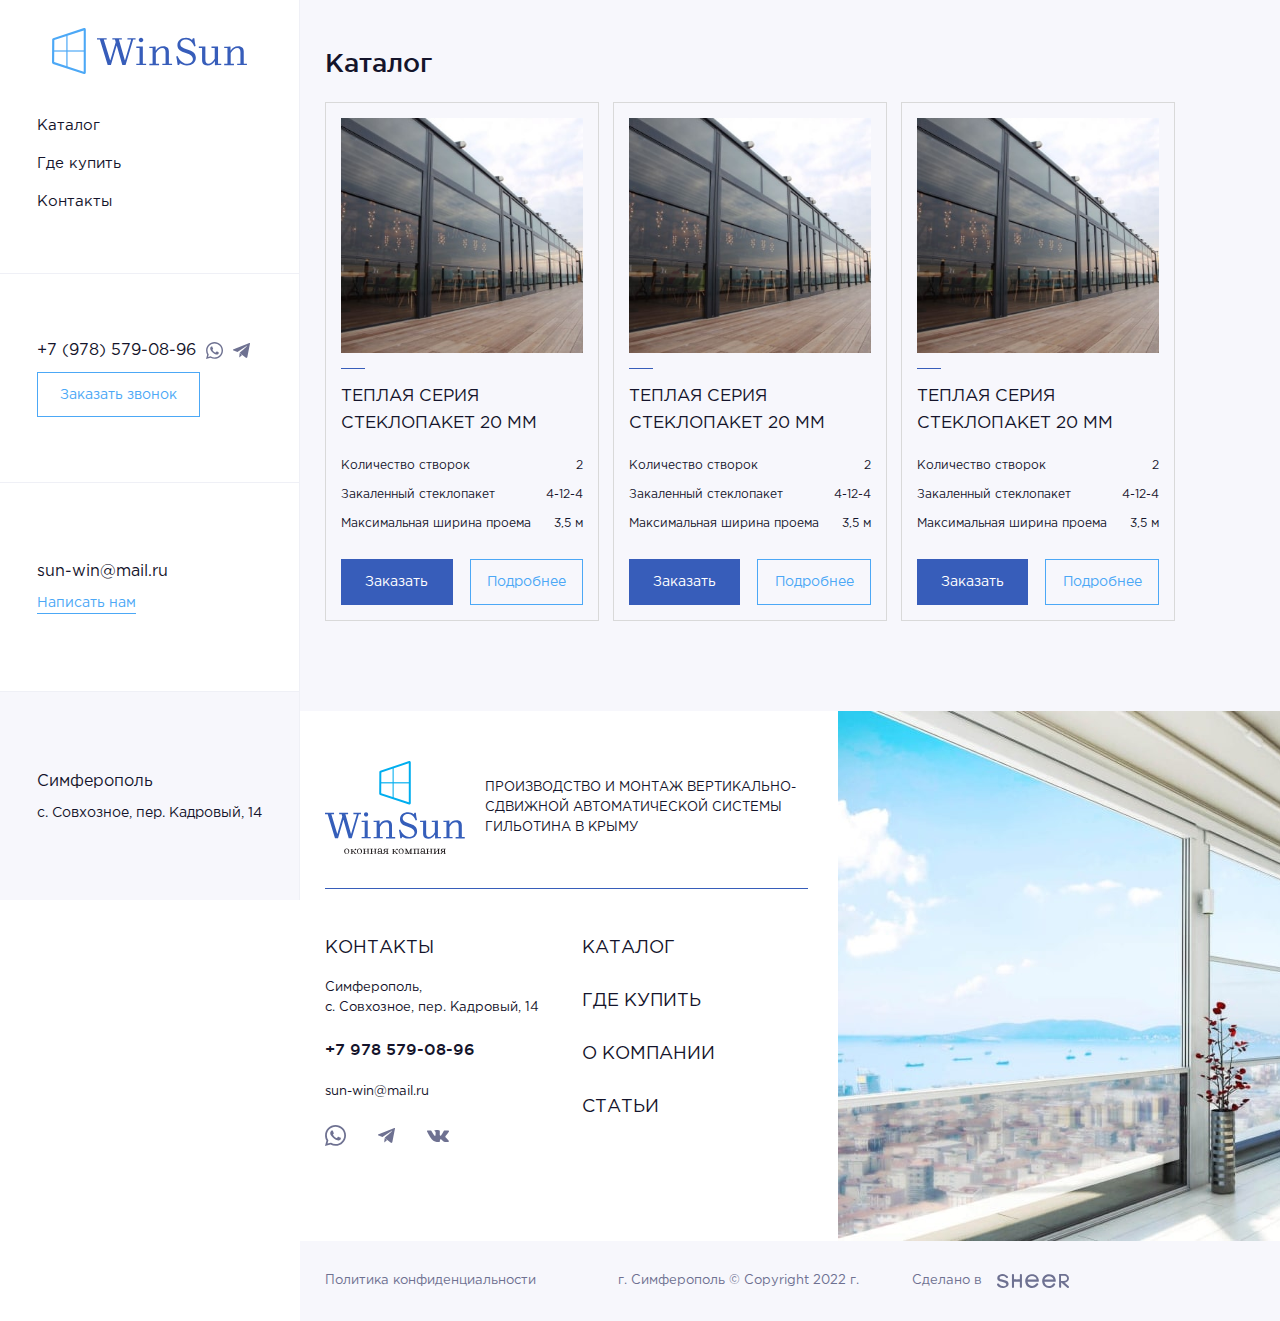
<file: catalog.html>
<!DOCTYPE html>
<!--[if lt IE 7]><html lang="ru" class="lt-ie9 lt-ie8 lt-ie7"><![endif]-->
<!--[if IE 7]><html lang="ru" class="lt-ie9 lt-ie8"><![endif]-->
<!--[if IE 8]><html lang="ru" class="lt-ie9"><![endif]-->
<!--[if gt IE 8]><!-->
<html lang="ru">
<!--<![endif]-->
<head>
	<meta charset="utf-8" />
	<title>Заголовок</title>
	<meta http-equiv="X-UA-Compatible" content="IE=edge" />
	<meta name="viewport" content="width=device-width, initial-scale=1.0" />
	<meta name="format-detection" content="telephone=no" />
	<link rel="shortcut icon" href="favicon.png" />
	<link rel="stylesheet" href="libs/bootstrap/bootstrap-grid.css" />
	<link rel="stylesheet" href="libs/fontawesome-free-5.12.0-web/css/all.min.css" />
	<link rel="stylesheet" href="libs/fancybox/jquery.fancybox.css" />
	<link rel="stylesheet" href="libs/slick-1.5.9/slick/slick.css" />
	<link rel="stylesheet" href="libs/slick-1.5.9/slick/slick-theme.css" />
	<link rel="stylesheet" href="libs/modal-video/modal-video.css" />
	<link rel="stylesheet" href="css/fonts.css" />
	<link rel="stylesheet" href="css/main.css?ver=1.7" />
	<link rel="stylesheet" href="css/media.css?ver=1.7" />
</head>
<body>
 
	<div class="wrapper">

		<header class="header-mobile">
			<div class="container">
				<div class="header-wrapper">
					<a href="#" class="logo">
						<img src="img/logo.svg" alt="alt">
					</a>
					<span class='sandwich'>
						<span class='sw-topper'></span>
						<span class='sw-bottom'></span>
						<span class='sw-footer'></span>
					</span>
				</div>
			</div>
		</header>

		<div class="sidebar">
			<div class="sidebar__top">
				<a href="#" class="logo">
					<img src="img/logo.svg" alt="alt">
				</a>
			</div>
			<div class="sidebar__item sidebar__item_top">
				<ul class="menu">
					<li><a href="#">Каталог</a></li>
					<li><a href="#">Где купить</a></li>
					<li><a href="#">Контакты</a></li>
				</ul>
			</div>
			<div class="sidebar__item">
				<div class="line-contacts">
					<a href="tel:+79785790896" class="link-big">+7 (978) 579-08-96</a>
					<ul class="list-social">
						<li><a href="#"><img src="img/wp.svg" alt="alt"></a></li>
						<li><a href="#"><img src="img/tg.svg" alt="alt"></a></li>
					</ul>
				</div>
				<a href="#" class="btn-main btn-main_transparent">Заказать звонок</a>
			</div>
			<div class="sidebar__item">
				<div class="line-contacts">
					<a href="mailto:sun-win@mail.ru" class="link-big">sun-win@mail.ru</a>
				</div>
				<a href="#" class="link-page">Написать нам</a>
			</div>
			<div class="sidebar__item">
				<div class="title-min">Симферополь</div>
				<p>с. Совхозное, пер. Кадровый, 14</p>
			</div>
		</div>

		<section class="page-catalog">
			<div class="container">
				<h2 class="title-section">Каталог</h2>
				<div class="row row_catalog">
					<div class="col-xl-4 col-md-6">
						<div class="item-catalog">
							<a href="#" class="item-catalog__image">
								<img src="img/catalog1.jpg" alt="alt">
							</a>
							<a href="#" class="item-catalog__title">ТЕПЛАЯ СЕРИЯ <br>СТЕКЛОПАКЕТ 20 ММ</a>
							<div class="feature">
								<span>Количество створок</span>
								<span>2</span>
							</div>
							<div class="feature">
								<span>Закаленный стеклопакет</span>
								<span>4-12-4</span>
							</div>
							<div class="feature">
								<span>Максимальная ширина проема</span>
								<span>3,5 м</span>
							</div>
							<div class="item-catalog__bottom">
								<a href="#" class="btn-main">Заказать</a>
								<a href="#" class="btn-main btn-main_transparent">Подробнее</a>
							</div>
						</div>
					</div>
					<div class="col-xl-4 col-md-6">
						<div class="item-catalog">
							<a href="#" class="item-catalog__image">
								<img src="img/catalog1.jpg" alt="alt">
							</a>
							<a href="#" class="item-catalog__title">ТЕПЛАЯ СЕРИЯ <br>СТЕКЛОПАКЕТ 20 ММ</a>
							<div class="feature">
								<span>Количество створок</span>
								<span>2</span>
							</div>
							<div class="feature">
								<span>Закаленный стеклопакет</span>
								<span>4-12-4</span>
							</div>
							<div class="feature">
								<span>Максимальная ширина проема</span>
								<span>3,5 м</span>
							</div>
							<div class="item-catalog__bottom">
								<a href="#" class="btn-main">Заказать</a>
								<a href="#" class="btn-main btn-main_transparent">Подробнее</a>
							</div>
						</div>
					</div>
					<div class="col-xl-4 col-md-6">
						<div class="item-catalog">
							<a href="#" class="item-catalog__image">
								<img src="img/catalog1.jpg" alt="alt">
							</a>
							<a href="#" class="item-catalog__title">ТЕПЛАЯ СЕРИЯ <br>СТЕКЛОПАКЕТ 20 ММ</a>
							<div class="feature">
								<span>Количество створок</span>
								<span>2</span>
							</div>
							<div class="feature">
								<span>Закаленный стеклопакет</span>
								<span>4-12-4</span>
							</div>
							<div class="feature">
								<span>Максимальная ширина проема</span>
								<span>3,5 м</span>
							</div>
							<div class="item-catalog__bottom">
								<a href="#" class="btn-main">Заказать</a>
								<a href="#" class="btn-main btn-main_transparent">Подробнее</a>
							</div>
						</div>
					</div>
				</div>
			</div>
		</section>

		<footer class="footer">
			<div class="container">
				<div class="row">
					<div class="col-lg-7">
						<div class="footer__top">
							<a href="#" class="logo">
								<img src="img/logo2.svg" alt="alt">
							</a>
							<div class="name-logo">Производство и монтаж вертикально-сдвижной автоматической системы Гильотина в Крыму</div>
						</div>
						<div class="row">
							<div class="col-lg-6">
								<div class="footer__title">контакты <i class="fal fa-plus"></i></div>
								<div class="footer__content">
									<p>Симферополь, <br>с. Совхозное, пер. Кадровый, 14</p>
									<br>
									<p><a href="tel:+79785790896" class="phone-main">+7 978 579-08-96</a></p>
									<br>
									<p><a href="mailto:sun-win@mail.ru">sun-win@mail.ru</a></p>
									<ul class="list-social">
										<li><a href="#"><img src="img/wp2.svg" alt="alt"></a></li>
										<li><a href="#"><img src="img/tg.svg" alt="alt"></a></li>
										<li><a href="#"><img src="img/vk.svg" alt="alt"></a></li>
									</ul>
								</div>
							</div>
							<div class="col-lg-6">
								<ul class="footer__nav">
									<li><a href="#">Каталог</a></li>
									<li><a href="#">где купить</a></li>
									<li><a href="#">о компании</a></li>
									<li><a href="#">статьи</a></li>
								</ul>
							</div>
						</div>
					</div>
					<div class="col-lg-5">
						<div class="image-footer">
							<img src="img/footer.jpg" alt="alt">
						</div>
					</div>
				</div>
			</div>
			<div class="footer-bottom">
				<div class="container">
					<div class="row align-items-center">
						<div class="col-lg">
							<a href="#">Политика конфиденциальности </a>
						</div>
						<div class="col-lg">
							<p>г. Симферополь © Copyright  2022 г.</p>
						</div>
						<div class="col-lg">
							<div class="create">Сделано в <a href="#"><img src="img/copy.svg" alt="alt"></a></div>
						</div>
					</div>
				</div>
			</div>
		</footer>
		
	</div>

	<!--[if lt IE 9]>
	<script src="libs/html5shiv/es5-shim.min.js"></script>
	<script src="libs/html5shiv/html5shiv.min.js"></script>
	<script src="libs/html5shiv/html5shiv-printshiv.min.js"></script>
	<script src="libs/respond/respond.min.js"></script>
<![endif]-->
<script src="libs/jquery/jquery-3.6.0.min.js"></script>
<script src="libs/jquery-mousewheel/jquery.mousewheel.min.js"></script>
<script src="libs/fancybox/jquery.fancybox.pack.js"></script>
<script src="libs/slick-1.5.9/slick/slick.min.js"></script>
<script src="libs/scroll2id/PageScroll2id.min.js"></script>
<script src="libs/mask/jquery.maskedinput.js"></script>
<script src="libs/modal-video/jquery-modal-video.min.js"></script>
<script src="libs/jQueryFormStyler-master/jquery.formstyler.min.js"></script>
<script src="js/common.js?ver=1.7"></script>
<!-- Yandex.Metrika counter --><!-- /Yandex.Metrika counter -->
<!-- Google Analytics counter --><!-- /Google Analytics counter -->
</body>
</html>
</file>
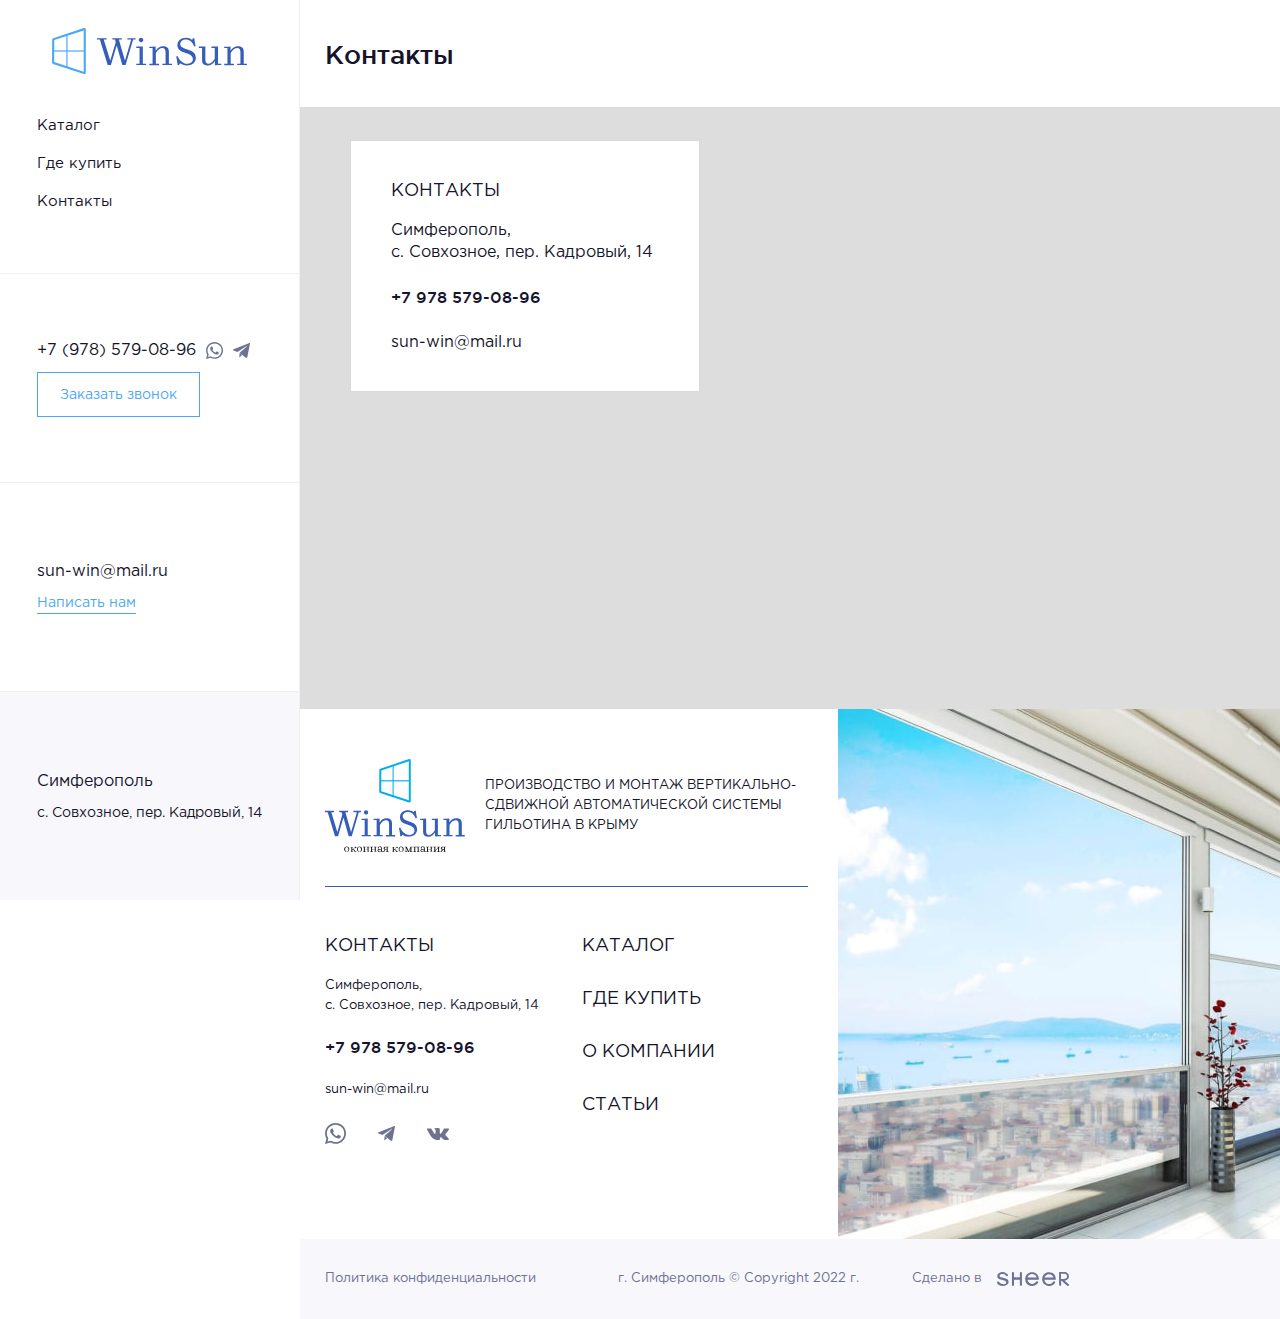
<file: contacts.html>
<!DOCTYPE html>
<!--[if lt IE 7]><html lang="ru" class="lt-ie9 lt-ie8 lt-ie7"><![endif]-->
<!--[if IE 7]><html lang="ru" class="lt-ie9 lt-ie8"><![endif]-->
<!--[if IE 8]><html lang="ru" class="lt-ie9"><![endif]-->
<!--[if gt IE 8]><!-->
<html lang="ru">
<!--<![endif]-->
<head>
	<meta charset="utf-8" />
	<title>Заголовок</title>
	<meta http-equiv="X-UA-Compatible" content="IE=edge" />
	<meta name="viewport" content="width=device-width, initial-scale=1.0" />
	<meta name="format-detection" content="telephone=no" />
	<link rel="shortcut icon" href="favicon.png" />
	<link rel="stylesheet" href="libs/bootstrap/bootstrap-grid.css" />
	<link rel="stylesheet" href="libs/fontawesome-free-5.12.0-web/css/all.min.css" />
	<link rel="stylesheet" href="libs/fancybox/jquery.fancybox.css" />
	<link rel="stylesheet" href="libs/slick-1.5.9/slick/slick.css" />
	<link rel="stylesheet" href="libs/slick-1.5.9/slick/slick-theme.css" />
	<link rel="stylesheet" href="libs/modal-video/modal-video.css" />
	<link rel="stylesheet" href="css/fonts.css" />
	<link rel="stylesheet" href="css/main.css?ver=1.7" />
	<link rel="stylesheet" href="css/media.css?ver=1.7" />
</head>
<body>

	<div class="wrapper">

		<header class="header-mobile">
			<div class="container">
				<div class="header-wrapper">
					<a href="#" class="logo">
						<img src="img/logo.svg" alt="alt">
					</a>
					<span class='sandwich'>
						<span class='sw-topper'></span>
						<span class='sw-bottom'></span>
						<span class='sw-footer'></span>
					</span>
				</div>
			</div>
		</header>

		<div class="sidebar">
			<div class="sidebar__top">
				<a href="#" class="logo">
					<img src="img/logo.svg" alt="alt">
				</a>
			</div>
			<div class="sidebar__item sidebar__item_top">
				<ul class="menu">
					<li><a href="#">Каталог</a></li>
					<li><a href="#">Где купить</a></li>
					<li><a href="#">Контакты</a></li>
				</ul>
			</div>
			<div class="sidebar__item">
				<div class="line-contacts">
					<a href="tel:+79785790896" class="link-big">+7 (978) 579-08-96</a>
					<ul class="list-social">
						<li><a href="#"><img src="img/wp.svg" alt="alt"></a></li>
						<li><a href="#"><img src="img/tg.svg" alt="alt"></a></li>
					</ul>
				</div>
				<a href="#" class="btn-main btn-main_transparent">Заказать звонок</a>
			</div>
			<div class="sidebar__item">
				<div class="line-contacts">
					<a href="mailto:sun-win@mail.ru" class="link-big">sun-win@mail.ru</a>
				</div>
				<a href="#" class="link-page">Написать нам</a>
			</div>
			<div class="sidebar__item">
				<div class="title-min">Симферополь</div>
				<p>с. Совхозное, пер. Кадровый, 14</p>
			</div>
		</div>

		<section class="contacts contacts_page">
			<div class="container">
				<h2 class="title-section">Контакты</h2>
			</div>
			<div class="container">
				<div class="contacts-block">
					<div class="title-small">контакты</div>
					<div class="location-contacs">
						<p>Симферополь, <br>с. Совхозное, пер. Кадровый, 14</p>
					</div>
					<br>
					<p><a href="tel:+79785790896" class="phone-main">+7 978 579-08-96</a></p>
					<br>
					<p><a href="mailto:sun-win@mail.ru">sun-win@mail.ru</a></p>
				</div>
			</div>
			<div id="map"></div>
		</section>

		<footer class="footer">
			<div class="container">
				<div class="row">
					<div class="col-lg-7">
						<div class="footer__top">
							<a href="#" class="logo">
								<img src="img/logo2.svg" alt="alt">
							</a>
							<div class="name-logo">Производство и монтаж вертикально-сдвижной автоматической системы Гильотина в Крыму</div>
						</div>
						<div class="row">
							<div class="col-lg-6">
								<div class="footer__title">контакты <i class="fal fa-plus"></i></div>
								<div class="footer__content">
									<p>Симферополь, <br>с. Совхозное, пер. Кадровый, 14</p>
									<br>
									<p><a href="tel:+79785790896" class="phone-main">+7 978 579-08-96</a></p>
									<br>
									<p><a href="mailto:sun-win@mail.ru">sun-win@mail.ru</a></p>
									<ul class="list-social">
										<li><a href="#"><img src="img/wp2.svg" alt="alt"></a></li>
										<li><a href="#"><img src="img/tg.svg" alt="alt"></a></li>
										<li><a href="#"><img src="img/vk.svg" alt="alt"></a></li>
									</ul>
								</div>
							</div>
							<div class="col-lg-6">
								<ul class="footer__nav">
									<li><a href="#">Каталог</a></li>
									<li><a href="#">где купить</a></li>
									<li><a href="#">о компании</a></li>
									<li><a href="#">статьи</a></li>
								</ul>
							</div>
						</div>
					</div>
					<div class="col-lg-5">
						<div class="image-footer">
							<img src="img/footer.jpg" alt="alt">
						</div>
					</div>
				</div>
			</div>
			<div class="footer-bottom">
				<div class="container">
					<div class="row align-items-center">
						<div class="col-lg">
							<a href="#">Политика конфиденциальности </a>
						</div>
						<div class="col-lg">
							<p>г. Симферополь © Copyright  2022 г.</p>
						</div>
						<div class="col-lg">
							<div class="create">Сделано в <a href="#"><img src="img/copy.svg" alt="alt"></a></div>
						</div>
					</div>
				</div>
			</div>
		</footer>
		
	</div>

	<!--[if lt IE 9]>
	<script src="libs/html5shiv/es5-shim.min.js"></script>
	<script src="libs/html5shiv/html5shiv.min.js"></script>
	<script src="libs/html5shiv/html5shiv-printshiv.min.js"></script>
	<script src="libs/respond/respond.min.js"></script>
<![endif]-->
<script src="libs/jquery/jquery-3.6.0.min.js"></script>
<script src="libs/jquery-mousewheel/jquery.mousewheel.min.js"></script>
<script src="libs/fancybox/jquery.fancybox.pack.js"></script>
<script src="libs/slick-1.5.9/slick/slick.min.js"></script>
<script src="libs/scroll2id/PageScroll2id.min.js"></script>
<script src="libs/mask/jquery.maskedinput.js"></script>
<script src="libs/modal-video/jquery-modal-video.min.js"></script>
<script src="libs/jQueryFormStyler-master/jquery.formstyler.min.js"></script>
<script src="js/common.js?ver=1.7"></script>
<script src="https://api-maps.yandex.ru/2.1/?lang=ru_RU"></script>
<script>
	$(document).ready(function() {
		ymaps.ready(init);

		function init() {
			var myMap = new ymaps.Map('map', {
				center: [45.036603, 34.013677],
				zoom: 17	
			}, {
				searchControlProvider: 'yandex#search'
			});		


			myPlacemark1 = new ymaps.Placemark([45.036603, 34.013677], {
			}, {
				iconLayout: 'default#image',
				iconImageHref: 'img/pin.svg',
				hideIconOnBalloonOpen: false,
				iconImageSize: [36, 46],
				iconImageOffset: [-18, -46],
				balloonOffset: [ 0, -46 ]
			});

			myMap.controls.remove('searchControl');
			myMap.behaviors.disable('scrollZoom');
			myMap.geoObjects.add(myPlacemark1);
		}
	});
</script>
<!-- Yandex.Metrika counter --><!-- /Yandex.Metrika counter -->
<!-- Google Analytics counter --><!-- /Google Analytics counter -->
</body>
</html>
</file>
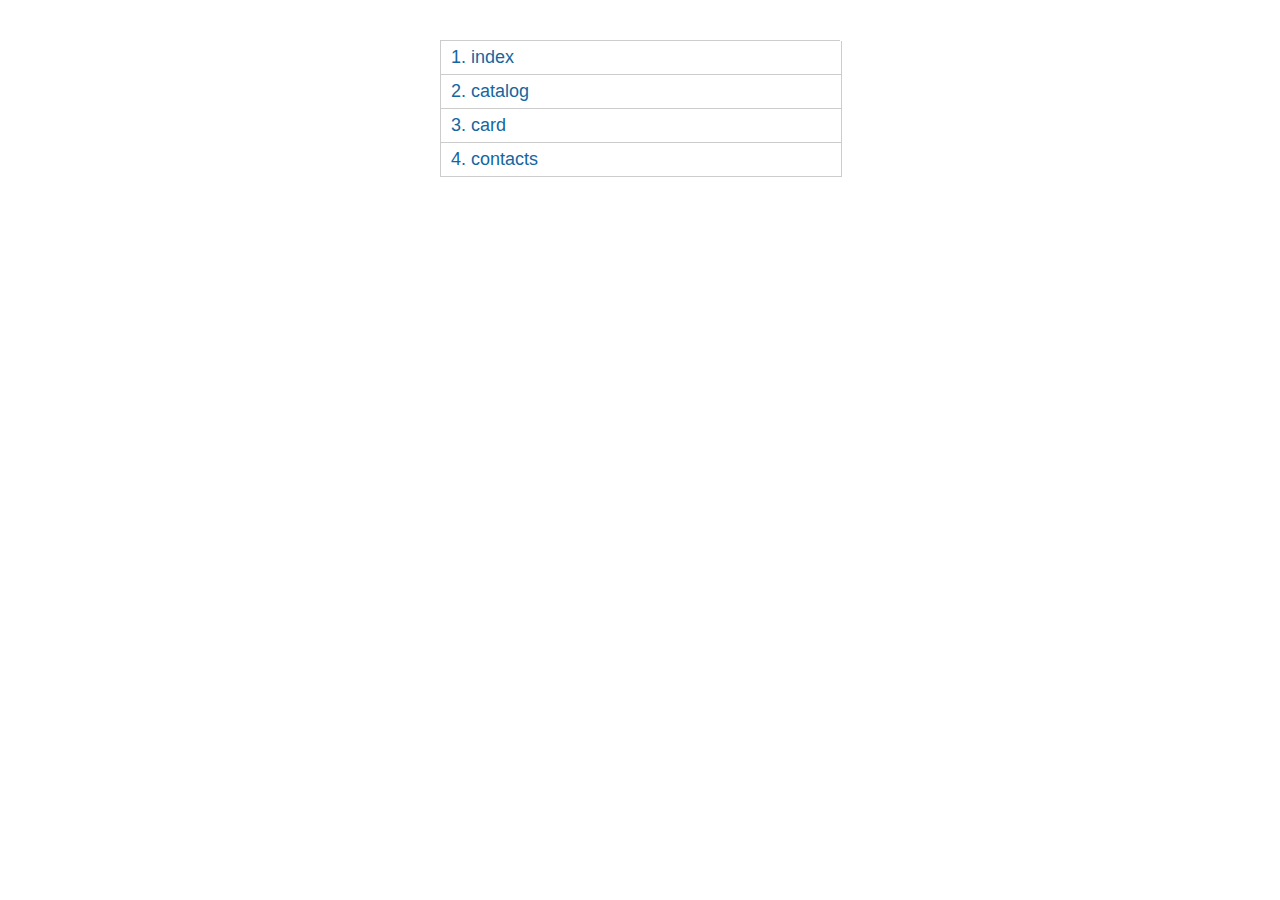
<file: map.html>
<!DOCTYPE html>
<!--[if lt IE 7]><html lang="ru" class="lt-ie9 lt-ie8 lt-ie7"><![endif]-->
<!--[if IE 7]><html lang="ru" class="lt-ie9 lt-ie8"><![endif]-->
<!--[if IE 8]><html lang="ru" class="lt-ie9"><![endif]-->
<!--[if gt IE 8]><!-->
<html lang="ru">
<!--<![endif]-->
<head>
	<meta charset="utf-8" />
	<title>Заголовок</title>
	<meta name="description" content="" />
	<meta http-equiv="X-UA-Compatible" content="IE=edge" />
	<meta name="viewport" content="width=device-width, initial-scale=1.0" />
</head> 
<body>

	<div class="wrapper">
		<div class="count_pages">
			<ul> 
				<li><a href="index.html" target="_blanck">index</a></li>
				<li><a href="catalog.html" target="_blanck">catalog</a></li>
				<li><a href="card.html" target="_blanck">card</a></li>
				<li><a href="contacts.html" target="_blanck">contacts</a></li>
			</ul>
		</div>  
	</div>

	<style>
		.count_pages a:before {
			counter-increment: list1;
			content: counter(list1) ". ";
		}
		.count_pages li {
			list-style: none;
			margin-bottom: 0px;
			border: 1px solid #ccc;
			border-top: none;
			width: 100%;
		}
		.count_pages {
			margin: 0;
			width: 400px;
			margin: auto;
			font-family: sans-serif;
			margin-top: 40px;
			max-width: 100%;
			border-top: 1px solid #ccc;
			counter-reset: list1;
			margin-bottom: 40px;
		}
		.count_pages ul {
			margin: 0;
			padding: 0;
		}
		.count_pages a {
			font-size: 18px;
			color: #15669F;
			text-decoration: none;
			display: block;
			padding: 6px 10px;
		}
	</style>
</body>
</html>
</file>
<file: libs/modal-video/modal-video.css>
@keyframes modal-video {
  from {
    opacity: 0;
  }
  to {
    opacity: 1;
  }
}

@keyframes modal-video-inner {
  from {
    transform: translate(0, 100px);
  }
  to {
    transform: translate(0, 0);
  }
}

.modal-video {
  position: fixed;
  top: 0;
  left: 0;
  width: 100%;
  height: 100%;
  background-color: rgba(0, 0, 0, 0.5);
  z-index: 1000000;
  cursor: pointer;
  opacity: 1;
  animation-timing-function: ease-out;
  animation-duration: 0.3s;
  animation-name: modal-video;
  -webkit-transition: opacity 0.3s ease-out;
  -moz-transition: opacity 0.3s ease-out;
  -ms-transition: opacity 0.3s ease-out;
  -o-transition: opacity 0.3s ease-out;
  transition: opacity 0.3s ease-out;
}

.modal-video-close {
  opacity: 0;
}

.modal-video-close .modal-video-movie-wrap {
  -webkit-transform: translate(0, 100px);
  -moz-transform: translate(0, 100px);
  -ms-transform: translate(0, 100px);
  -o-transform: translate(0, 100px);
  transform: translate(0, 100px);
}

.modal-video-body {
  max-width: 960px;
  width: 100%;
  height: 100%;
  margin: 0 auto;
  padding: 0 10px;
  display: flex;
  justify-content: center;
  box-sizing: border-box;
}

.modal-video-inner {
  display: flex;
  justify-content: center;
  align-items: center;
  width: 100%;
  height: 100%;
}

@media (orientation: landscape) {
  .modal-video-inner {
    padding: 10px 60px;
    box-sizing: border-box;
  }
}

.modal-video-movie-wrap {
  width: 100%;
  height: 0;
  position: relative;
  padding-bottom: 56.25%;
  background-color: #333;
  animation-timing-function: ease-out;
  animation-duration: 0.3s;
  animation-name: modal-video-inner;
  -webkit-transform: translate(0, 0);
  -moz-transform: translate(0, 0);
  -ms-transform: translate(0, 0);
  -o-transform: translate(0, 0);
  transform: translate(0, 0);
  -webkit-transition: -webkit-transform 0.3s ease-out;
  -moz-transition: -moz-transform 0.3s ease-out;
  -ms-transition: -ms-transform 0.3s ease-out;
  -o-transition: -o-transform 0.3s ease-out;
  transition: transform 0.3s ease-out;
}

.modal-video-movie-wrap iframe {
  position: absolute;
  top: 0;
  left: 0;
  width: 100%;
  height: 100%;
}

.modal-video-close-btn {
  position: absolute;
  z-index: 2;
  top: -45px;
  right: 0;
  display: inline-block;
  width: 35px;
  height: 35px;
  overflow: hidden;
  border: none;
  background: transparent;
}

@media (orientation: landscape) {
  .modal-video-close-btn {
    top: 0;
    right: -45px;
  }
}

.modal-video-close-btn:before {
  transform: rotate(45deg);
}

.modal-video-close-btn:after {
  transform: rotate(-45deg);
}

.modal-video-close-btn:before, .modal-video-close-btn:after {
  content: '';
  position: absolute;
  height: 2px;
  width: 100%;
  top: 50%;
  left: 0;
  margin-top: -1px;
  background: #fff;
  border-radius: 5px;
  margin-top: -6px;
}
</file>
<file: css/fonts.css>
/* font-family: "GothamProRegular"; */
@font-face {
    font-family: "GothamPro";
    src: url("../fonts/GothamProRegular/GothamProRegular.eot");
    src: url("../fonts/GothamProRegular/GothamProRegular.eot?#iefix")format("embedded-opentype"),
    url("../fonts/GothamProRegular/GothamProRegular.woff") format("woff"),
    url("../fonts/GothamProRegular/GothamProRegular.ttf") format("truetype");
    font-style: normal;
    font-weight: normal;
}
/* font-family: "GothamProBold"; */
@font-face {
   font-family: "GothamPro";
    src: url("../fonts/GothamProBold/GothamProBold.eot");
    src: url("../fonts/GothamProBold/GothamProBold.eot?#iefix")format("embedded-opentype"),
    url("../fonts/GothamProBold/GothamProBold.woff") format("woff"),
    url("../fonts/GothamProBold/GothamProBold.ttf") format("truetype");
    font-style: normal;
    font-weight: 700;
}
/* font-family: "GothamProBlack"; */
@font-face {
   font-family: "GothamPro";
    src: url("../fonts/GothamProBlack/GothamProBlack.eot");
    src: url("../fonts/GothamProBlack/GothamProBlack.eot?#iefix")format("embedded-opentype"),
    url("../fonts/GothamProBlack/GothamProBlack.woff") format("woff"),
    url("../fonts/GothamProBlack/GothamProBlack.ttf") format("truetype");
    font-style: normal;
    font-weight: 900;
}
/* font-family: "GothamProItalic"; */
@font-face {
    font-family: "GothamPro";
    src: url("../fonts/GothamProItalic/GothamProItalic.eot");
    src: url("../fonts/GothamProItalic/GothamProItalic.eot?#iefix")format("embedded-opentype"),
    url("../fonts/GothamProItalic/GothamProItalic.woff") format("woff"),
    url("../fonts/GothamProItalic/GothamProItalic.ttf") format("truetype");
    font-style: italic;
    font-weight: normal;
}
/* font-family: "GothamProMedium"; */
@font-face {
    font-family: "GothamPro";
    src: url("../fonts/GothamProMedium/GothamProMedium.eot");
    src: url("../fonts/GothamProMedium/GothamProMedium.eot?#iefix")format("embedded-opentype"),
    url("../fonts/GothamProMedium/GothamProMedium.woff") format("woff"),
    url("../fonts/GothamProMedium/GothamProMedium.ttf") format("truetype");
    font-style: normal;
    font-weight: 500;
}
/* font-family: "GothamProLight"; */
@font-face {
    font-family: "GothamPro";
    src: url("../fonts/GothamProLight/GothamProLight.eot");
    src: url("../fonts/GothamProLight/GothamProLight.eot?#iefix")format("embedded-opentype"),
    url("../fonts/GothamProLight/GothamProLight.woff") format("woff"),
    url("../fonts/GothamProLight/GothamProLight.ttf") format("truetype");
    font-style: normal;
    font-weight: 300;
}
/* font-family: "GothamProMediumItalic"; */
@font-face {
    font-family: "GothamPro";
    src: url("../fonts/GothamProMediumItalic/GothamProMediumItalic.eot");
    src: url("../fonts/GothamProMediumItalic/GothamProMediumItalic.eot?#iefix")format("embedded-opentype"),
    url("../fonts/GothamProMediumItalic/GothamProMediumItalic.woff") format("woff"),
    url("../fonts/GothamProMediumItalic/GothamProMediumItalic.ttf") format("truetype");
    font-style: italic;
    font-weight: 500;
}
/* font-family: "GothamProLightItalic"; */
@font-face {
    font-family: "GothamPro";
    src: url("../fonts/GothamProLightItalic/GothamProLightItalic.eot");
    src: url("../fonts/GothamProLightItalic/GothamProLightItalic.eot?#iefix")format("embedded-opentype"),
    url("../fonts/GothamProLightItalic/GothamProLightItalic.woff") format("woff"),
    url("../fonts/GothamProLightItalic/GothamProLightItalic.ttf") format("truetype");
    font-style: italic;
    font-weight: 300;
}
/* font-family: "GothamProBoldItalic"; */
@font-face {
    font-family: "GothamPro";
    src: url("../fonts/GothamProBoldItalic/GothamProBoldItalic.eot");
    src: url("../fonts/GothamProBoldItalic/GothamProBoldItalic.eot?#iefix")format("embedded-opentype"),
    url("../fonts/GothamProBoldItalic/GothamProBoldItalic.woff") format("woff"),
    url("../fonts/GothamProBoldItalic/GothamProBoldItalic.ttf") format("truetype");
    font-style: italic;
    font-weight: 700;
}
/* font-family: "GothamProBlackItalic"; */
@font-face {
    font-family: "GothamPro";
    src: url("../fonts/GothamProBlackItalic/GothamProBlackItalic.eot");
    src: url("../fonts/GothamProBlackItalic/GothamProBlackItalic.eot?#iefix")format("embedded-opentype"),
    url("../fonts/GothamProBlackItalic/GothamProBlackItalic.woff") format("woff"),
    url("../fonts/GothamProBlackItalic/GothamProBlackItalic.ttf") format("truetype");
    font-style: italic;
    font-weight: 900;
}
</file>
<file: css/main.css>
*::-webkit-input-placeholder {
	color: #6E7191;
	opacity: 1;
}
*:-moz-placeholder {
	color: #6E7191;
	opacity: 1;
}
*::-moz-placeholder {
	color: #6E7191;
	opacity: 1;
}
*:-ms-input-placeholder {
	color: #6E7191;
	opacity: 1;
}

body input:focus:required:invalid,
body textarea:focus:required:invalid {
	
}
body input:required:valid,
body textarea:required:valid {
	
}
body {
	font-family: "GothamPro", sans-serif;
	font-size: 16px;
	line-height: 22px;
	overflow-x: hidden;
	margin: 0;
	background-color: #fff;
	color: #14142B;
}
button {
	cursor: pointer;
}
button, input, optgroup, select, textarea {
	font-family: inherit;
}
input {
	-webkit-appearance: none;
	-moz-appearance: none;
	appearance: none;
}
button,
textarea,
input.text,
input[type="text"],
input[type="button"],
input[type="submit"] {
	-webkit-appearance: none;
}
a, button, input, img {
	transition: all 0.3s;
}
h1,h2,h3,h4,h5,h6 {
	padding: 0;
	margin: 0;
	font-weight: normal;
}
.wrapper {
	overflow: hidden;
}
a {
	text-decoration: none;
	outline: none;
}
* {
	outline: none !important;
}
ul {
	padding: 0;
	margin: 0;
}
ul li {
	list-style-type: none;
	outline: none;
}
img {
	outline: none;
	display: block;
}
p {
	padding: 0;
	margin: 0;
}
form {
	margin: 0;
}

.wrapper {
	padding-left: 363px;
}
.billbord {
	min-height: 100vh;
	background-image: url(../img/billbord1.jpg);
	background-repeat: no-repeat;
	background-position: center;
	background-size: cover;
}
.content-billbord {
	padding-top: 39px;
	padding-bottom: 86px;
	min-height: 100vh;
	display: flex;
	flex-direction: column;
	align-items: flex-start;
}
.descr-logo {
	font-size: 14px;
	line-height: 20px;
	max-width: 353px;
}
.container {
	margin: 0;
	padding-left: 85px;
}
.info-billbord {
	padding: 85px;
	padding-top: 65px;
	padding-right: 40px;
	margin-top: auto;
	margin-bottom: auto;
	margin-left: -85px;
	background: rgba(255, 255, 255, 0.15);
	backdrop-filter: blur(12.5px);
	max-width: 824px;
	position: relative;
}
.descr-big {
	font-size: 26px;
	line-height: 41px;
}
.descr-big strong {
	font-weight: 500;
	display: block;
}
.title-big {
	font-size: 40px;
	line-height: 56px;
	text-transform: uppercase;
	font-weight: 500;
}
.content-billbord .title-big {
	padding-top: 4px;
	padding-bottom: 45px;
}
.descr-middle {
	font-size: 20px;
	line-height: 28px;
}
.line-form {
	display: flex;
	align-items: center;
}
.line-form .item-form {
	width: 250px;
	margin: 0;
}
.item-form input {
	height: 62px;
	padding: 0 22px;
	font-size: 13px;
	line-height: 18px;
	border: none;
	background-color: #fff;
	width: 100%;
	color: #14142B;
	font-family: "GothamPro";
}
.btn-main {
	height: 62px;
	padding: 0 43px;
	font-size: 16px;
	line-height: 22px;
	color: #fff;
	background: #375DBA;
	font-family: "GothamPro";
	display: inline-flex;
	align-items: center;
	justify-content: center;
	text-align: center;
	border: none;
	cursor: pointer;
}
.btn-main:hover {
	background: #2045a0;
}
.checkbox {
	font-size: 12px;
	line-height: 15px;
	margin-top: 24px;
	color: #6E7191;
	display: inline-block;
	text-align: left;
}
.checkbox label input {
	position: absolute;
	z-index: -1;
	height: 1px !important;
	width: 1px !important;
	opacity: 0 !important;
	margin: 12px 2px 0 7px !important;
}
.checkbox label span {
	position: relative;
	padding: 5px 0 0 28px;
	display: block;
	cursor: pointer;
}
.checkbox label span:before {
	content: '';
	position: absolute;
	top: 2px;
	left: 0;
	width: 19px;
	height: 19px;
	border: 1px solid #6E7191;
	transition: .2s;
}
.checkbox label span:after {
	content: '';
	position: absolute;
	top: 2px;
	left: 0px;
	width: 19px;
	height: 19px;
	content: "\f00c";
	display: -webkit-flex;
	display: -moz-flex;
	display: -ms-flex;
	display: -o-flex;
	display: flex;
	align-items: center;
	justify-content: center;
	-moz-osx-font-smoothing: grayscale;
	-webkit-font-smoothing: antialiased;
	font-style: normal;
	font-variant: normal;
	text-rendering: auto;
	line-height: 1;
	font-family: "Font Awesome 5 Pro";
	font-weight: 900;
	background-image: none;
	color: #6E7191;
	font-size: 9px;
	opacity: 0;
	transition: .2s;
}
.checkbox label input:checked + span:after {
	opacity: 1;
}
.btn-video {
	width: 110px;
	height: 110px;
	top: -46px;
	right: -39px;
	border-radius: 50%;
	position: absolute;
	background-color: #375DBA;
	box-shadow: 0px 32px 64px rgba(17, 17, 17, 0.08);
	background-image: url(../img/play.svg);
	background-repeat: no-repeat;
	background-position: center;
}
.btn-video::before {
	position: absolute;
	display: block;
	content: " ";
	width: 100%;
	height: 100%;
	top: 0;
	left: 0;
	bottom: 0;
	right: 0;
	margin: auto;
	border-radius: 50%;
	background-image: url(../img/text_video.svg);
	background-repeat: no-repeat;
	background-position: center;
	animation: 10s linear 0s normal none infinite circ;
	-webkit-animation: 10s linear 0s normal none infinite circ;
}
@keyframes circ {
	0% {
		transform: rotate(0deg);
	}
	100% {
		transform: rotate(360deg);
	}
}
@-webkit-keyframes circ {
	0% {
		transform: rotate(0deg);
	}
	100% {
		transform: rotate(360deg);
	}
}

.sidebar {
	width: 363px;
	padding-top: 28px;
	position: fixed;
	top: 0;
	left: 0;
	height: 100%;
	overflow: auto;
	background-color: #fff;
	border-right: 1px solid #EFF0F6;
}
.sidebar::-webkit-scrollbar {
	-webkit-appearance: none;
}
.sidebar::-webkit-scrollbar:vertical {
	width: 3px;
}
.sidebar::-webkit-scrollbar:horizontal {
	height: 3px;
}
.sidebar::-webkit-scrollbar-thumb {
	background-color: #375DBA;
	border-radius: 10px;
}
.sidebar::-webkit-scrollbar-track {
	border-radius: 10px;
	background-color: #4CA8F6;
}
.sidebar__top {
	text-align: center;
	width: 100%;
}
.logo {
	display: inline-block;
}
.logo img {
	width: 231px;
	height: auto;
	max-width: 100%;
}
.menu {
	font-size: 18px;
	line-height: 32px;
	width: 100%;
}
.menu li {
	margin-bottom: 15px;
}
.menu a {
	color: #14142B;
	border-bottom: 1px solid transparent;
}
.menu a:hover {
	color: #375DBA;
	border-color: #375DBA;
}
.sidebar {
	font-size: 14px;
	line-height: 20px;
	display: flex;
	flex-direction: column;
	align-items: flex-start;
}
.sidebar__item {
	padding-top: 15px;
	padding-bottom: 15px;
	padding-left: 65px;
	flex: 1;
	width: 100%;
	border-top: 1px solid #EFF0F6;
	display: flex;
	flex-direction: column;
	align-items: flex-start;
	justify-content: center;
}
.link-big,
.title-min {
	font-size: 18px;
	line-height: 26px;
}
.title-min strong {
	font-weight: 500;
}
.link-big {
	color: #14142B;
}
.list-social {
	display: flex;
	align-items: center;
}
.list-social li {
	margin-left: 10px;
}
.line-contacts {
	margin-bottom: 10px;
	display: flex;
	align-items: center;
}
.btn-main_transparent {
	border: 1px solid #4CA8F6;
	color: #4CA8F6;
	background-color: transparent;
}
.btn-main_transparent:hover {
	background-color: #4CA8F6;
	color: #fff;
}
.link-page {
	font-size: 14px;
	line-height: 20px;
	color: #4CA8F6;
	border-bottom: 1px solid #4CA8F6;
}
.link-page:hover {
	border-color: transparent;
}
.sidebar__item .btn-main_transparent {
	height: 45px;
	padding: 0 22px;
	font-size: 14px;
	line-height: 20px;
}
.sidebar .title-min {
	padding-bottom: 10px;
}
.sidebar__item:last-child {
	background: #F7F7FC;
}
.sidebar__item_top {
	padding-top: 0;
	border: none;
}

.presentation {
	padding-top: 25px;
	padding-bottom: 42px;
}
.title-section {
	font-size: 32px;
	line-height: 45px;
	font-weight: 500;
}
.presentation .title-section {
	padding-bottom: 22px;
	max-width: 962px;
}
.slider-accordion {
	display: flex;
	background: #375DBA;
}
.item-accordion {
	color: #fff;
	display: flex;
	height: 700px;
}
.item-accordion__head {
	width: 170px;
	cursor: pointer;
	background: #3E76CE;
	box-shadow: -10px 0px 20px #375DBA;
	transition: all 0.3s;
	position: relative;
	z-index: 1;
}
.item-accordion__head::before {
	position: absolute;
	display: block;
	content: " ";
	width: 100px;
	height: 100px;
	top: 0;
	bottom: 0;
	margin: auto;
	left: -25px;
	background: #3E76CE;
	z-index: 2;
	border-radius: 56px;
	background-image: url(../img/add.svg);
	background-repeat: no-repeat;
	background-position: 9px center;
}
.item-accordion__head::after {
	position: absolute;
	display: block;
	content: " ";
	width: 40px;
	height: 40px;
	top: 0;
	bottom: 0;
	margin: auto;
	left: -25px;
	box-shadow: -10px 0px 20px #375DBA;
	z-index: -1;
	border-radius: 50%;
}
.item-accordion__content {
	background: #375DBA;
	width: 0px;
	overflow: hidden;
	display: flex;
	flex-direction: column;
	align-items: flex-start;
	transition: all 0.5s;
}
.item-accordion__inner {
	display: flex;
	flex-direction: column;
	align-items: flex-start;
	padding: 20px 30px;
	padding-right: 35px;
	padding-top: 0;
	width: 520px;
	height: 100%;
}
.item-accordion.active .item-accordion__content {
	width: 520px;
}
.item-accordion.active .item-accordion__head {
	width: 0;
	opacity: 0;
}
.item-accordion.active {
	flex: 1;
}
.image-accordion {
	height: 329px;
	width: 100%;
	margin-top: auto;
}
.image-accordion img {
	width: 100%;
	height: 100%;
	object-fit: cover;
	font-family: 'object-fit: cover;';
}
.number-accordion {
	font-size: 64px;
	line-height: 90px;
	padding-top: 30px;
	padding-bottom: 20px;
	padding-left: 30px;
	color: #375DBA;
	font-weight: 500;
}
.item-accordion__content .number-accordion {
	color: #3E76CE;
	padding-left: 0;
}
.item-accordion .title-min {
	max-width: 336px;
}
.item-accordion .title-min strong {
	display: block;
}
.bottom-presentation {
	padding-top: 19px;
	display: flex;
	align-items: center;
	justify-content: space-between;
}
.btn-main img {
	margin-left: 13px;
}
.btn-main_transparent:hover img {
	filter: invert(0) sepia(0) saturate(1) hue-rotate(0deg) brightness(5);	
}

.portfolio {
	padding-top: 43px;
	padding-bottom: 133px;
	background: #F7F7FC;
}
.title-section + .title-min {
	padding-top: 5px;
}
.item-portolio {
	padding: 23px;
	font-size: 14px;
	line-height: 20px;
	background: #FFFFFF;
	display: flex;
	flex-direction: column;
	align-items: flex-start;
}
.item-portolio__image {
	height: 400px;
	margin-bottom: 28px;
	width: 100%;
	display: block;
}
.item-portolio__image img {
	width: 100%;
	height: 100%;
	object-fit: cover;
	font-family: 'object-fit: cover;';
}
.title-small {
	font-size: 20px;
	line-height: 28px;
}
.item-portolio .title-small {
	padding-top: 20px;
	padding-bottom: 15px;
	position: relative;
}
.item-portolio .title-small::before {
	position: absolute;
	display: block;
	content: " ";
	width: 24px;
	height: 1px;
	top: 0;
	left: 0;
	background-color: #375DBA;
}
.item-portolio__bottom {
	width: 100%;
	padding-top: 20px;
	display: flex;
	justify-content: flex-end;
}
.item-portolio .btn-main {
	padding: 0 34px;
}
.slider-portfolio {
	margin-top: 35px;
	border: 1px solid #D9D9D9;
	position: relative;
	background-color: #fff;
}
.slider-portfolio .item-portolio {
	border-right: 1px solid #D9D9D9;
}
.slick-arrow::before {
	display: none;
}
.slider-portfolio .slick-arrow {
	font-size: 25px;
	width: 25px;
	height: 25px;
	top: auto;
	bottom: -55px;
	transform: none;
	color: #14142B;
	transition: all 0.3s;
}
.slider-portfolio .slick-arrow:hover {
	color: #375DBA;
}

.footer {
	font-size: 14px;
	line-height: 20px;
}
.footer__top {
	padding-top: 50px;
	padding-bottom: 34px;
	margin-bottom: 45px;
	border-bottom: 1px solid #375DBA;
	max-width: 650px;
	display: flex;
	align-items: center;
}
.footer .logo {
	flex: none;
}
.footer .logo img {
	width: 170px;
}
.name-logo {
	margin-left: 37px;
	text-transform: uppercase;
}
.footer p a {
	color: #14142B;
}
.phone-main {
	font-size: 16px;
	line-height: 22px;
	color: #14142B;
	font-weight: 500;
}
.footer__nav,
.footer__title {
	font-size: 20px;
	line-height: 28px;
	padding-bottom: 16px;
	text-transform: uppercase;
}
.footer__nav {
	padding: 0;
}
.footer__nav li {
	margin-bottom: 25px;
}
.footer__nav a {
	border-bottom: 1px solid transparent;
	color: #14142B;
}
.footer__nav a:hover {
	color: #375DBA;
	border-color: #375DBA;
}
.footer .list-social {
	margin-top: 23px;
}
.footer .list-social li {
	margin-right: 32px;
	margin-left: 0;
}
.footer .list-social li:last-child {
	margin-right: 0;
}
.footer-bottom {
	padding: 30px 0;
	color: #6E7191;
	background: #F7F7FC;
}
.create {
	display: flex;
	align-items: center;
}
.create a {
	margin-left: 15px;
}
.footer-bottom a {
	color: #6E7191;
}
.footer-bottom a:hover {
	color: #000;
}
.btn_top {
	font-size: 18px;
	float: right;
	position: relative;
	color: #fff !important; 
	width: 40px;
	height: 40px;
	text-align: center;
	display: -webkit-inline-flex;
	display: -moz-inline-flex;
	display: -ms-inline-flex;
	display: -o-inline-flex;
	display: inline-flex !important;
	align-items: center;
	justify-content: center;
	border-radius: 50%;
	background-color: #9A4629;
	z-index: 300;
	-webkit-transition: all 0.3s;
	-o-transition: all 0.3s;
	transition: all 0.3s;
}
.btn_top:hover {
	background-color: #a35439;
}
.footer__title i {
	display: none;
}
/*Style Sandwich*/
.sandwich span {
	display: block;
}
.sandwich {
	width: 39px;
	height: 39px;
	padding-top: 10px;
	border-radius: 50%;
	display: -webkit-flex;
	display: -moz-flex;
	display: -ms-flex;
	display: -o-flex;
	display: flex;
	flex-direction: column;
	align-items:center;
	display: none;
	z-index: 20;
	flex: none;
	cursor: pointer;
	background: #375DBA;
}
.sw-topper {
	position: relative;
	top: 4px;
	width: 18px;
	height:  2px;
	display: block;
	margin: 0;
	background-color: #fff;
	border: medium none;
	transition: transform 0.5s, top 0.2s;
	/* transition-delay: 0.2s, 0s; */
}
.sw-bottom {
	position: relative;
	top: 7.5px;
	width: 18px;
	height:  2px;
	display: block;
	margin: 0;
	background-color: #fff;
	border: medium none;
	transition: transform 0.5s, top 0.2s;
	transition-delay: 0.2s, 0s;
}
.sw-footer {
	position: relative;
	top: 11px;
	width: 18px;
	height:  2px;
	display: block;
	margin: 0;
	background-color: #fff;
	border: medium none;
	transition: all 0.5s;
	transition-delay: 0.1s;
}

.sandwich.active .sw-topper {
	top: 9px;
	transform: rotate(45deg);
}
.sandwich.active .sw-bottom {
	opacity: 0;
}
.sandwich.active .sw-footer {
	top: 5px;
	transform: rotate(-45deg); 
}
.page-catalog {
	padding-top: 43px;
	padding-bottom: 160px;
	background: #F7F7FC;
}
.item-catalog {
	padding: 22px;
	display: flex;
	align-items: flex-start;
	flex-direction: column;
	min-height: 100%;
	border: 1px solid #D9D9D9;
	position: relative;
	z-index: 1;
	transition: all 0.3s;
}
.item-catalog__image {
	height: 330px;
	margin-bottom: 25px;
	display: block;
	width: 100%;
}
.item-catalog__image img {
	width: 100%;
	height: 100%;
	object-fit: cover;
	font-family: 'object-fit: cover;';
}
.item-catalog__title {
	font-size: 20px;
	line-height: 28px;
	width: 100%;
	padding-top: 18px;
	margin-bottom: 29px;
	display: block;
	color: #14142B;
	position: relative;
}
.item-catalog__title::before {
	position: absolute;
	display: block;
	content: " ";
	width: 24px;
	height: 1px;
	top: 0;
	left: 0;
	background-color: #375DBA;
}
.feature {
	font-size: 14px;
	line-height: 20px;
	margin-bottom: 14px;
	display: flex;
	align-items: center;
	justify-content: space-between;
	width: 100%;
}
.feature span:last-child {
	text-align: right;
}
.item-catalog__bottom {
	padding-top: 20px;
	margin-top: auto;
	column-gap: 26px;
	width: 100%;
	display: flex;
	align-items: center;
	justify-content: space-between;
}
.item-catalog__bottom .btn-main {
	height: 46px;
	padding: 0 10px;
	flex: 1;
}
.row_catalog > div {
	margin-top: 28px;
}
.breadcrumbs {
	padding-top: 20px;
	padding-bottom: 20px;
	font-size: 14px;
	line-height: 20px;
	display: flex;
	align-items: center;
	flex-wrap: wrap;
}
.breadcrumbs a {
	color: #14142B;
	border-bottom: 1px solid transparent;
}
.breadcrumbs a:hover {
	border-color: #14142B;
}
.breadcrumbs li::after {
	content: "/";
	margin: 0 10px;
}
.breadcrumbs li:last-child::after {
	display: none;
}
.billbord .breadcrumbs a {
	color: #fff;
}
.billbord .breadcrumbs a:hover {
	border-color: #fff;
}
.title-page {
	font-size: 48px;
	line-height: 67px;
	font-weight: 700;
}
.billbord_card {
	color: #fff;
	background-image: url(../img/billbord_card1.jpg);
}
.item-billbord {
	margin-top: 100px;
	max-width: 195px;
}
.item-billbord__value {
	font-size: 64px;
	line-height: 90px;
	font-weight: 300;
}
.middle-billbord {
	width: 100%;
	margin: auto 0;
}
.advantages-card {
	padding: 100px 0;
}
.item-advantage {
	margin-bottom: 10px;
	max-width: 355px;
}
.item-advantage__icon {
	width: 172px;
	height: 172px;
	margin-bottom: 45px;
	padding: 10px;
	border-radius: 50%;
	background: #FFFFFF;
	border: 1px solid #6E7191;
	display: flex;
	align-items: center;
	justify-content: center;
}
.item-advantage__icon img {
	max-width: 100%;
	max-height: 100%;
}
.item-advantage__title {
	font-size: 20px;
	line-height: 28px;
	padding-top: 30px;
	position: relative;
}
.item-advantage__title::before {
	position: absolute;
	display: block;
	content: " ";
	width: 24px;
	height: 1px;
	top: 0;
	left: 0;
	background-color: #375DBA;
}
.banner-card {
	min-height: 800px;
	padding: 78px 0;
	position: relative;
	z-index: 1;
}
.banner-card__image {
	position: absolute;
	top: 0;
	left: 0;
	width: 100%;
	height: 100%;
}
.banner-card__image img {
	width: 100%;
	height: 100%;
	object-fit: cover;
	font-family: 'object-fit: cover;';
}
.content-banner {
	max-width: 824px;
	height: 439px;
	padding: 0 85px;
	display: flex;
	align-items: center;
	color: #fff;
	background: rgba(255, 255, 255, 0.15);
	backdrop-filter: blur(12.5px);
}
.catalog-card {
	padding: 75px 0;
	padding-bottom: 40px;
	background: #F7F7FC;
}
.head-title {
	display: flex;
	align-items: center;
}
.head-title__value {
	font-size: 96px;
	line-height: 134px;
	margin-right: 30px;
	color: #6E7191;
	font-weight: 300;
}
.catalog-card .descr-middle {
	padding-bottom: 35px;
}
.catalog-card .btn-main {
	height: 46px;
	padding: 0 37px;
}
.item-color {
	height: 186px;
	max-width: 186px;
	padding: 13px 15px;
	font-size: 15px;
	line-height: 21px;
	margin: 0 auto;
	margin-bottom: 45px;
	color: #fff;
	position: relative;
	z-index: 2;
}
.item-color__image {
	position: absolute;
	top: 0;
	left: 0;
	width: 100%;
	height: 100%;
	z-index: -1;
}
.item-color__image img {
	width: 100%;
	height: 100%;
	object-fit: cover;
	font-family: 'object-fit: cover;';
}
.item-color__value {
	font-weight: 500;
	margin-bottom: 20px;
}
.row_colors {
	padding: 0 30px;
}
.image-article-card img {
	max-width: 100%;
	height: auto;
	margin: 0 auto;
}
.article-card {
	font-size: 18px;
	line-height: 25px;
	padding-top: 50px;
	padding-bottom: 75px;
}
.article-card p {
	margin-bottom: 20px;
}
.article-card .title-section {
	padding-bottom: 40px;
	margin-bottom: 30px;
	position: relative;
}
.article-card .title-section::before {
	position: absolute;
	display: block;
	content: " ";
	width: 24px;
	height: 1px;
	bottom: 0;
	left: 0;
	background-color: #375DBA;
}
.article-card__buttons {
	padding-top: 50px;
	column-gap: 20px;
	max-width: 1300px;
	display: flex;
	align-items: center;
	justify-content: space-between;
}
.article-card__buttons .btn-main {
	flex-grow: 1;
}
.article-card__buttons .btn-main img {
	margin: 0;
	margin-right: 20px;
}
.contacts {
	padding-top: 70px;
}
#map {
	height: 705px;
	width: 100%;
	background-color: #ddd;
}
.contacts .title-section + .title-min {
	padding-top: 20px;
	padding-bottom: 50px;
	max-width: 1120px;
}
.contacts .container {
	position: relative;
}
.contacts-block {
	width: 405px;
	padding: 37px 28px;
	top: 33px;
	left: 85px;
	background: #FFFFFF;
	border: 1px solid #D9D9D9;
	position: absolute;
	z-index: 4;
}
.location-contacs {
	display: flex;
}
.location-contacs img {
	margin-right: 10px;
	margin-left: -24px;
}

.item-location {
	margin-top: 35px;
	padding-left: 30px;
	background-image: url(../img/pin_min.svg);
	background-repeat: no-repeat;
	background-position: left top;
}
li:first-child .item-location {
	margin-top: 0;
}
.item-location {
	cursor: pointer;
}
.item-location .phone-main {
	margin-top: 10px;
	display: inline-block;
}
.list-locations {
	max-height: 525px;
	overflow: auto;
}
.list-locations::-webkit-scrollbar {
	-webkit-appearance: none;
}
.list-locations::-webkit-scrollbar:vertical {
	width: 3px;
}
.list-locations::-webkit-scrollbar:horizontal {
	height: 3px;
}
.list-locations::-webkit-scrollbar-thumb {
	background-color: #375DBA;
	border-radius: 10px;
}
.list-locations::-webkit-scrollbar-track {
	border-radius: 10px;
	background-color: #4CA8F6;
}
.contacts-block .title-small {
	padding-bottom: 16px;
	text-transform: uppercase;
}
.contacts-block a {
	color: #14142B;
}
.contacts_page .contacts-block {
	padding-left: 40px;
}
.contacts_page #map {
	height: 602px;
}
.contacts_page .title-section {
	padding-bottom: 33px;
}
.billbord  .breadcrumbs {
	padding-top: 0px;
}
.item-catalog::before {
	position: absolute;
	display: block;
	content: " ";
	width: 100%;
	top: -120px;
	bottom: -161px;
	left: 0;
	background: #d4e7fa;
	z-index: -1;
	opacity: 0;
	transform: translate(30px, 70px);
	transition: all 0.6s;
	pointer-events: none;
}
.item-catalog:hover::before {
	opacity: 1;
	transform: translate(0px, 0px);
}
.item-catalog:hover {
	z-index: 2;
	border-color: transparent;
}
</file>
<file: css/media.css>
/*==========  Desktop First Method  ==========*/
@media only screen and (max-width : 1850px) {
	.item-accordion__head {
		width: 130px;
	}
	.item-accordion.active .item-accordion__content,
	.item-accordion__inner {
		width: 440px;
	}
	.item-accordion {
		height: 650px;
	}
	.container {
		padding-left: 50px;
		padding-right: 50px;
	}
	.info-billbord {
		margin-left: -50px;
		padding: 50px;
		padding-top: 50px;
		padding-right: 40px;
		max-width: 805px;
	}
	.content-billbord .title-big {
		padding-bottom: 30px;
	}
	.content-billbord {
		padding-top: 35px;
		padding-bottom: 50px;
	}
	.number-accordion {
		font-size: 55px;
		line-height: 80px;
		padding-top: 20px;
		padding-bottom: 10px;
		padding-left: 20px;
	}
	.item-portolio__image {
		height: 345px;
		margin-bottom: 25px;
	}
	.container {
		max-width: 1200px;
	}
	.footer .logo img {
		width: 155px;
	}
	.name-logo {
		margin-left: 30px;
	}
	.item-catalog__image {
		height: 290px;
	}
	.item-catalog__title {
		font-size: 18px;
		line-height: 28px;
	}
	.page-catalog {
		padding-bottom: 130px;
	}
	.item-advantage__title {
		font-size: 18px;
		line-height: 28px;
	}
	.item-billbord__value {
		font-size: 55px;
		line-height: 82px;
	}
	.item-billbord {
		margin-top: 70px;
	}
	.item-advantage__icon {
		margin-bottom: 35px;
	}
	.advantages-card {
		padding: 75px 0;
	}
	.banner-card {
		min-height: 730px;
		padding: 65px 0;
	}
	.row_colors {
		padding: 0;
	}
	.item-color {
		height: 186px;
		max-width: 186px;
		padding: 16px 12px;
		font-size: 14px;
		line-height: 20px;
		margin-bottom: 35px;
	}
	.head-title__value {
		font-size: 85px;
		line-height: 122px;
		margin-right: 20px;
	}
	.article-card p {
		margin-bottom: 15px;
	}
	.article-card {
		font-size: 16px;
		line-height: 25px;
	}
	.article-card .title-section {
		padding-bottom: 30px;
		margin-bottom: 25px;
	}
	.article-card__buttons .btn-main {
		padding: 0 25px;
		font-size: 14px;
	}
	.article-card__buttons .btn-main img {
		margin-right: 15px;
	}
	.contacts-block {
		left: 50px;
	}
	.item-catalog::before {
		top: -117px;
		bottom: -132px;
	}
	.item-color__value {
		margin-bottom: 16px;
	}
}
@media only screen and (max-width : 1560px) {

	.link-big, .title-min {
		font-size: 16px;
		line-height: 23px;
	}
	.item-accordion .title-min {
		max-width: 290px;
	}
	.item-accordion.active .item-accordion__content, .item-accordion__inner {
		width: 440px;
	}
	.image-accordion {
		height: 300px;
	}
	.item-accordion {
		height: 545px;
	}
	.number-accordion {
		font-size: 42px;
		line-height: 53px;
	}
	.item-accordion__head {
		width: 120px;
	}
	.portfolio .title-section + .title-min br {
		display: none;
	}
	.title-small {
		font-size: 18px;
		line-height: 26px;
	}
	.item-portolio__image {
		height: 320px;
		margin-bottom: 20px;
	}
	.item-portolio .title-small {
		padding-top: 15px;
		padding-bottom: 11px;
	}
	.menu {
		font-size: 15px;
		line-height: 28px;
	}
	.menu li {
		margin-bottom: 10px;
	}
	.sidebar {
		width: 300px;
	}
	.logo img {
		width: 195px;
	}
	.sidebar__item {
		padding-left: 37px;
	}
	.wrapper {
		padding-left: 300px;
	}
	.title-section {
		font-size: 26px;
		line-height: 39px;
	}
	.presentation .title-section {
		max-width: 790px;
	}
	.footer__nav, .footer__title {
		font-size: 18px;
	}
	.descr-big {
		font-size: 21px;
		line-height: 34px;
	}
	.title-big {
		font-size: 35px;
		line-height: 50px;
	}
	.info-billbord {
		padding: 45px;
		padding-top: 45px;
		padding-right: 35px;
		margin-top: auto;
		margin-bottom: auto;
		max-width: 735px;
	}
	.descr-middle {
		font-size: 18px;
		line-height: 26px;
	}
	.content-billbord .title-big {
		padding-bottom: 20px;
	}
	.container {
		max-width: 1150px;
	}
	.footer .logo img {
		width: 140px;
	}
	.name-logo {
		margin-left: 20px;
	}
	.footer {
		font-size: 13px;
		line-height: 20px;
	}
	.portfolio {
		padding-bottom: 110px;
	}
	.item-catalog__image {
		height: 255px;
	}
	.item-catalog__title {
		font-size: 17px;
		line-height: 27px;
		padding-top: 15px;
		margin-bottom: 20px;
	}
	.feature {
		font-size: 13px;
		line-height: 19px;
		margin-bottom: 12px;
	}
	.item-catalog__bottom {
		padding-top: 15px;
		column-gap: 17px;
	}
	.title-page {
		font-size: 40px;
		line-height: 61px;
	}
	.item-billbord__value {
		font-size: 50px;
		line-height: 75px;
	}
	.item-billbord {
		margin-top: 40px;
	}
	.item-catalog::before {
		top: -112px;
		bottom: -132px;
	}
}
@media only screen and (max-width : 1460px) {
	.container {
		max-width: 900px;
		padding: 0 25px;
	}
	.item-portolio__image {
		height: 270px;
	}
	.item-accordion.active .item-accordion__content, .item-accordion__inner {
		width: 380px;
	}
	.item-accordion__head {
		width: 92px;
	}
	.image-accordion {
		height: 280px;
	}
	.item-accordion {
		height: 510px;
	}
	.content-billbord {
		padding-top: 25px;
		padding-bottom: 30px;
	}
	.info-billbord {
		margin-left: -25px;
		padding-left: 25px;
	}
	.row_catalog > div {
		padding: 0 7px;
		margin-top: 20px;
	}
	.row_catalog {
		margin: 0 -7px;
	}
	.item-catalog {
		padding: 15px;
	}
	.item-catalog__image {
		height: 235px;
		margin-bottom: 15px;
	}
	.feature {
		font-size: 12px;
		line-height: 17px;
	}
	.item-catalog__bottom .btn-main {
		font-size: 14px;
	}
	.page-catalog {
		padding-bottom: 90px;
	}
	.article-card {
		font-size: 14px;
		line-height: 20px;
		padding-bottom: 60px;
	}
	.article-card .title-section {
		padding-bottom: 15px;
		margin-bottom: 20px;
		font-size: 24px;
		line-height: 37px;
	}
	.article-card__buttons .btn-main {
		padding: 0 15px;
		font-size: 13px;
		height: 55px;
	}
	.article-card__buttons {
		padding-top: 35px;
		column-gap: 10px;
	}
	.article-card__buttons .btn-main img {
		margin-right: 10px;
		max-width: 20px;
	}
	.contacts {
		padding-top: 35px;
	}
	.contacts .title-section + .title-min {
		padding-top: 13px;
		padding-bottom: 35px;
	}
	.item-color {
		height: 155px;
		max-width: 155px;
		padding: 15px 11px;
		font-size: 13px;
		line-height: 18px;
		margin-bottom: 25px;
	}
	.row_colors {
		margin: 0 -7px;
	}
	.row_colors > div {
		padding: 0 7px;
	}
	.head-title__value {
		font-size: 68px;
		line-height: 104px;
		margin-right: 15px;
	}
	.catalog-card .descr-middle {
		padding-bottom: 20px;
		font-size: 16px;
		line-height: 25px;
	}
	.catalog-card {
		padding: 50px 0;
		padding-bottom: 30px;
	}
	.contacts-block {
		width: 350px;
		padding-right: 30px;
	}
	.item-catalog::before {
		top: -103px;
		bottom: -91px;
	}
}

/* Large Devices, Wide Screens */
@media only screen and (max-width : 1200px) {
	.container {
		max-width: 690px;
	}
	.sidebar {
		width: 260px;
	}
	.wrapper {
		padding-left: 260px;
	}
	.title-section {
		font-size: 22px;
		line-height: 31px;
	}
	.item-accordion.active .item-accordion__content, .item-accordion__inner {
		width: 330px;
	}
	.item-accordion__head {
		width: 72px;
	}
	.item-accordion__head::before {
		width: 60px;
		height: 60px;
		left: -15px;
	}
	.item-accordion__head::after {
		left: -9px;
	}
	.link-big, .title-min {
		font-size: 15px;
		line-height: 21px;
	}
	.image-accordion {
		height: 240px;
	}
	.item-accordion {
		height: 465px;
	}
	.item-portolio__image {
		height: 200px;
	}
	.slider-portfolio {
		margin-top: 20px;
	}
	.footer .logo img {
		width: 110px;
	}
	.footer__nav, .footer__title {
		font-size: 16px;
	}
	.footer__top {
		padding-top: 35px;
		padding-bottom: 24px;
		margin-bottom: 29px;
	}
	.image-footer img {
		max-width: 650px;
	}
	.title-page {
		font-size: 32px;
		line-height: 45px;
	}
	.item-billbord__value {
		font-size: 38px;
		line-height: 50px;
	}
	.item-billbord {
		margin-top: 25px;
	}
	body {
		font-size: 14px;
		line-height: 20px;
	}
	.billbord_card {
		padding-bottom: 25px;
	}
	.item-advantage__icon {
		width: 140px;
		height: 140px;
		padding: 40px;
		margin-bottom: 25px;
	}
	.item-advantage__title {
		font-size: 14px;
		line-height: 21px;
		padding-top: 20px;
	}
	.advantages-card {
		padding: 40px 0;
	}
	.banner-card {
		min-height: 580px;
		padding: 45px 0;
	}
	.content-banner {
		height: 335px;
		padding: 0 30px;
	}
	.head-title__value {
		font-size: 50px;
		line-height: 88px;
		margin-right: 11px;
	}
	.catalog-card .descr-middle {
		font-size: 14px;
		line-height: 21px;
	}
	.item-color {
		height: 125px;
		max-width: 125px;
		padding: 15px 11px;
		font-size: 13px;
		line-height: 18px;
		margin-bottom: 12px;
	}
	.article-card__buttons {
		padding-top: 20px;
	}
	.article-card {
		padding-bottom: 40px;
	}
	.item-catalog::before {
		top: 0;
		bottom: 0;
	}
}

/* Medium Devices, Desktops */
@media only screen and (max-width : 992px) {
	.wrapper {
		padding-left: 0;
		padding-top: 60px;
	}
	.sidebar {
		display: none;
	}
	.container {
		margin: 0 auto;
	}
	.slider-accordion {
		display: block;
	}
	.item-accordion__head {
		width: 100%;
		background-position: center right 20px;
		box-shadow: 2px -2px 20px #375dba;
	}
	.item-accordion {
		height: auto;
		display: block;
		position: relative;
	}
	.item-accordion__head::before {
		position: absolute;
		display: block;
		content: " ";
		width: 24px;
		height: 24px;
		top: 0;
		bottom: 0;
		margin: auto;
		left: auto;
		right: 20px;
		transform: none;
		background-image: url(../img/add.svg);
		background-repeat: no-repeat;
		border-radius: 0;
		box-shadow: none;
		background-color: transparent;
		z-index: -1;
		transition: all 0.3s;
		background-position: center;
	}
	.item-accordion.active 	.item-accordion__head::before {
		transform: rotate(45deg);
	}
	.item-accordion__head::after {
		left: 0;
		right: 0;
		bottom: 0px;
		top: auto;
		box-shadow: 0px 9px 20px #375dba;
		display: none;
	}
	.item-accordion__content,
	.item-accordion.active .item-accordion__content, .item-accordion__inner {
		width: 100%;
	}
	.item-accordion__content {
		display: none;
	}
	.item-accordion.active .item-accordion__head {
		width: 100%;
		opacity: 1;
	}
	.info-billbord {
		margin: 25px 0;
	}
	.item-portolio__image {
		height: 315px;
	}
	.footer__content {
		display: none;
		padding-top: 15px;
	}
	.footer-bottom {
		padding: 20px 0;
		text-align: center;
	}
	.footer-bottom .row > div {
		padding: 5px 15px;
	}
	.create {
		justify-content: center;
	}
	.footer__title {
		padding: 0;
	}
	.footer__nav li {
		margin: 0;
	}
	.footer__title,
	.footer__nav a {
		padding: 10px 0;
		display: flex;
		align-items: center;
		justify-content: space-between;
		border-bottom: 1px solid #14142B;
	}
	.image-footer img {
		max-width: 100%;
	}
	.image-footer {
		margin-top: 25px;
	}
	.footer__top {
		border: none;
		padding-bottom: 0;
	}
	.number-accordion {
		padding: 10px 0px;
		margin: 0 15px;
		width: 40px;
		text-align: center;
	}
	.bottom-presentation {
		padding-top: 35px;
	}
	.slider-portfolio .slick-arrow {
		bottom: -40px;
	}
	.portfolio {
		padding-top: 35px;
		padding-bottom: 65px;
	}
	.title-big {
		font-size: 29px;
		line-height: 37px;
	}
	.descr-middle {
		font-size: 16px;
		line-height: 25px;
	}
	.descr-big {
		font-size: 17px;
		line-height: 28px;
	}
	.slider-portfolio .item-portolio {
		border: none;
	}
	.footer__nav, .footer__title {
		font-size: 15px;
	}
	.item-accordion__content {
		transition: initial;
	}
	.item-accordion__content .number-accordion {
		display: none;
	}
	.item-accordion__inner {
		padding: 25px 20px;
	}
	.image-accordion {
		height: 310px;
		margin-top: 20px;
	}
	.item-accordion:first-child .item-accordion__content  {
		display: block;
	}
	.footer__title i {
		display: inline-block;
		transition: all 0.3s;
	}
	.footer__title.active i {
		transform: rotate(45deg);
	}
	.header-mobile {
		position: fixed;
		top: 0;
		left: 0;
		width: 100%;
		background-color: #fff;
		z-index: 900;
	}
	.logo img {
		width: 140px;
	}
	.header-wrapper {
		height: 60px;
		display: flex;
		align-items: center;
		justify-content: space-between;
	}
	.sandwich {
		display: flex;
	}
	.sidebar {
		position: fixed;
		top: 59px;
		left: 0;
		width: 100%;
		padding-top: 0;
		padding-bottom: 120px;
		background-color: #fff;
		border: none;
		height: 100vh;
		z-index: 900;
	}
	.sidebar__item {
		padding: 25px 25px;
	}
	.line-contacts {
		margin-bottom: 15px;
	}
	.sidebar__top {
		display: none;
	}
	.page-catalog {
		padding-top: 30px;
	}
	.menu a {
		display: block;
		padding: 10px 0;
		border-bottom: 1px solid #000;
	}
	.menu li {
		margin: 0;
	}
	.billbord,
	.content-billbord {
		min-height: initial;
	}
	.billbord {
		padding-bottom: 20px;
	}
	.info-billbord {
		margin-bottom: 35px;
	}
	.item-billbord {
		margin-top: 15px;
	}
	.banner-card {
		padding: 35px 0;
		min-height: initial;
	}
	.content-banner {
		padding: 35px 30px;
		height: auto;
	}
	.banner-card {
		padding: 50px 0;
	}
	.row_colors {
		margin-top: 25px;
	}
	.item-color {
		height: 186px;
		max-width: 186px;
		padding: 15px 15px;
		margin: 0;
		margin-bottom: 15px;
	}
	.contacts-block {
		position: relative;
		top: 0;
		left: 0;
		width: 100%;
		margin-bottom: 15px;
		padding-top: 25px;
		padding-bottom: 25px;
	}
	.contacts_page #map,
	#map {
		height: 350px;
	}
	.item-location {
		margin-top: 15px;
	}
	.list-locations {
		max-height: 433px;
	}
	.item-catalog::before {
		display: none;
	}
	.item-catalog:hover {
		border-color: #D9D9D9;
	}
}

/* Small Devices, Tablets */
@media only screen and (max-width : 768px) {
	.bottom-presentation {
		padding-top: 25px;
		display: block;
	}
	.bottom-presentation .btn-main {
		width: 100%;
		margin-top: 15px;
		padding: 0 10px;
	}
	.item-portolio__image {
		height: 255px;
	}
	.item-portolio__bottom .btn-main {
		width: 100%;
		padding: 0 20px;
	}
	.content-banner,
	.info-billbord {
		background: rgba(255, 255, 255, 0.5);
		backdrop-filter: initial;
	}
	.content-banner {
		position: relative;
		z-index: 2;
		color: #14142B;
	}
	.descr-big strong {
		display: inline;
	}
	.btn-main {
		height: 55px;
		padding: 0 30px;
		font-size: 15px;
	}
	.item-form input {
		height: 55px;
	}
	.line-form .item-form {
		width: 200px;
	}
	.btn-video {
		width: 80px;
		height: 80px;
		top: auto;
		bottom: -20px;
		right: -10px;
	}
	.btn-video::before {
		width: 87%;
		height: 87%;
		background-size: 100% 100%;
	}
	.container {
		padding: 0 15px;
	}
	.item-catalog__image {
		height: 290px;
	}
	.page-catalog {
		padding-bottom: 55px;
	}
	.feature {
		font-size: 13px;
		line-height: 18px;
	}
	.title-page {
		font-size: 29px;
		line-height: 41px;
	}
	.billbord .breadcrumbs {
		padding-top: 0;
	}
	.item-advantage__icon {
		margin: 0 auto;
		margin-bottom: 15px;
	}
	.item-advantage {
		margin: 0 auto;
		text-align: center;
		margin-bottom: 15px;
	}
	.item-advantage__title::before {
		left: 0;
		right: 0;
		margin: 0 auto;
	}
	.advantages-card {
		padding-bottom: 20px;
	}
	.article-card {
		padding-top: 30px;
	}
	.article-card__buttons {
		display: block;
		padding-top: 0;
	}
	.article-card__buttons .btn-main {
		width: 100%;
		margin-top: 20px;
	}
	.contacts-block {
		position: relative;
		top: 0;
		left: 0;
		width: 100%;
		margin-bottom: 15px;
		padding-top: 25px;
		padding-bottom: 25px;
	}
	#map {
		height: 350px;
	}
	.contacts .title-section + .title-min {
		padding-bottom: 25px;
	}
	.item-advantage {
		max-width: 270px;
	}
	.item-color {
		margin-bottom: 25px;
	}
} 

/* Extra Small Devices, Phones */
@media only screen and (max-width : 480px) {
	.info-billbord  {
		padding: 25px 20px;
	}
	.descr-big {
		font-size: 14px;
		line-height: 21px;
	}
	.title-big {
		font-size: 27px;
		line-height: 35px;
	}
	.content-billbord .title-big {
		padding-top: 7px;
		padding-bottom: 15px;
	}
	.descr-middle {
		font-size: 14px;
		line-height: 22px;
	}
	.info-billbord .descr-middle {
		max-width: 240px;
	}
	.line-form {
		display: block;
	}
	.line-form .item-form {
		width: 100%;
		margin-bottom: 15px
	}
	.line-form .btn-main {
		width: 100%;
	}
	.form-contact {
		width: 100%;
	}
	.descr-logo {
		font-size: 12px;
		line-height: 18px;
		max-width: 315px;
	}
	.title-section {
		font-size: 20px;
		line-height: 28px;
	}
	.item-portolio {
		padding: 15px;
	}
	.item-portolio__image {
		height: 200px;
	}
	.footer__top {
		margin-bottom: 20px;
		padding-top: 25px;
		display: block;
	}
	.name-logo {
		margin: 0;
		margin-top: 15px;
	}
	.link-big, .title-min {
		font-size: 14px;
		line-height: 20px;
	}
	.image-accordion {
		height: 255px;
	}
	.item-catalog__image {
		height: 250px;
	}
	.item-catalog__title {
		font-size: 15px;
		line-height: 25px;
		padding-top: 14px;
		margin-bottom: 12px;
	}
	.form-contact .checkbox {
		display: flex;
		justify-content: center;
	}
	.billbord .checkbox {
		color: #fff;
	}
	.billbord .checkbox label span:before {
		border-color: #fff;
	}
	.billbord .checkbox label span:after {
		color: #fff;
	}
	.title-page {
		font-size: 25px;
		line-height: 36px;
	}
	.content-banner {
		padding: 30px 25px;
	}
	.catalog-card {
		padding-top: 10px;
	}
	.item-color {
		height: 155px;
		max-width: 155px;
	}
	.contacts .contacts-block {
		padding-left: 20px;
	}
	.contacts_page .title-section {
		padding-bottom: 18px;
	}
	.contacts {
		padding-top: 25px;
	}
	.page-catalog {
		padding-bottom: 40px;
	}
}

/* Custom, iPhone Retina */
@media only screen and (max-width : 320px) {

}


/*==========  Mobile First Method  ==========*/

/* Custom, iPhone Retina */
@media only screen and (min-width : 320px) {

}

/* Extra Small Devices, Phones */
@media only screen and (min-width : 480px) {

}

/* Small Devices, Tablets */
@media only screen and (min-width : 768px) {

}

/* Medium Devices, Desktops */
@media only screen and (min-width : 992px) {
	.footer__content {
		display: block !important;
	}
	.header-mobile {
		display: none !important;
	}
	.item-accordion__content,
	.sidebar {
		display: flex !important;
	}
}

/* Large Devices, Wide Screens */
@media only screen and (min-width : 1200px) {

}

@media (min-width: 1850px) {
	.container {
		max-width: 1470px;
	}
}

@media (min-width: 2300px) {
	.container {
		margin: 0 auto;
	}
}
</file>
<file: libs/jQueryFormStyler-master/demo/demo.css>
* {
	margin: 0;
	padding: 0;
}
body {
	overflow-y: scroll;
	padding: 83px 0 0;
	background: #F7F5F2;
	font: 15px/18px Arial, sans-serif;
	color: #333;
}
h1 {
	position: fixed;
	z-index: 1000;
	top: 0;
	left: 0;
	width: 100%;
	height: 70px;
	border-bottom: 1px solid #D0CFCE;
	background: #FFF;
	box-shadow: 0 2px 5px rgba(0,0,0,.05);
	font-size: 30px;
	line-height: 68px;
	color: #444;
	text-align: center;
}
h1 a {
	background: -webkit-linear-gradient(#08D 1px, #FFF 0) 0 31px;
	background:         linear-gradient(#08D 1px, #FFF 0) 0 31px;
	text-decoration: none;
	text-shadow: -1px 0 #FFF, -2px 0 #FFF, -3px 0 #FFF, 1px 0 #FFF, 2px 0 #FFF, 3px 0 #FFF;
}
h1 a:hover {
	background: -webkit-linear-gradient(#0AD 1px, #FFF 0) 0 31px;
	background:         linear-gradient(#0AD 1px, #FFF 0) 0 31px;
}
@media screen and (max-width: 620px) {
	h1 {
		font-size: 15px;
	}
	h1 a {
		background-position: 0 15px;
	}
}
h2 {
	margin: 0 0 10px;
	font-size: 23px;
	line-height: 1;
	color: #444;
}
a {
	color: #08D;
}
a:hover {
	color: #0AD;
}
code {
	padding: 0 3px 1px;
	border: 1px solid #E1E1E1;
	border-radius: 3px;
	background: #F6F6F6;
	color: #EA0000;
}
label {
	cursor: pointer;
}
p {
	margin: 0 0 15px;
}
small {
	font-size: 12px;
}
.wrapper {
	position: relative;
	width: 1000px;
	margin: 0 auto;
}
.wrapper:after {
	content: '';
	display: table;
	clear: both;
}
.menu {
	position: fixed;
	float: left;
	width: 284px;
	padding: 1px;
	border: 1px solid #D8D7D6;
	border-radius: 3px;
	background: #E8EDF1;
	background: #FFF;
}
@media screen and (max-width: 1000px) {
	.menu {
		position: absolute;
	}
}
.menu li {
	height: 36px;
	padding: 0 0 0 12px;
	border-top: 1px solid #F7F5F2;
	list-style: none;
	line-height: 36px;
	cursor: pointer;
}
.menu li:first-child {
	border-top: none;
	border-radius: 2px 2px 0 0;
}
.menu li:last-child {
	border-radius: 0 0 2px 2px;
}
.menu li:hover,
.menu li.current {
	color: #FFF;
}
.menu li.current {
	background: #F07E6F;
}
.menu li:hover {
	background: #EE6D5B;
}
.content {
	float: right;
	width: 700px;
}
.box {
	position: absolute;
	top: -2000px;
	left: 0;
	overflow: hidden;
	height: 100px;
}
.box.visible {
	position: static;
	overflow: visible;
	width: auto;
	height: auto;
}
.section {
	margin: 0 0 12px;
	padding: 20px 25px 22px;
	border: 1px solid #D8D7D6;
	border-radius: 3px;
	background: #FFF;
}
.section:after {
	content: '';
	display: table;
	clear: both;
}
.section.lh {
	padding: 12px 25px;
	line-height: 40px;
}
.sec {
	float: right;
	width: 290px;
}
.sec:first-child {
	float: left;
	width: 330px;
}

.number-plus-minus .jq-number {
	padding: 0 38px;
}
.number-plus-minus .jq-number__field {
	width: 60px;
}
.number-plus-minus .jq-number__field input {
	text-align: center;
}
.number-plus-minus .jq-number__spin {
	left: 0;
	height: 32px;
}
.number-plus-minus .jq-number__spin.plus {
	right: 0;
	left: auto;
}
.number-plus-minus .jq-number__spin:before {
	content: '';
	position: absolute;
	top: 15px;
	left: 10px;
	width: 12px;
	height: 2px;
	border: none;
	background: #666;
}
.number-plus-minus .jq-number__spin.minus:after {
	display: none;
}
.number-plus-minus .jq-number__spin.plus:after {
	top: 10px;
	left: 15px;
	width: 2px;
	height: 12px;
	border: none;
	background: #666;
}
.number-plus-minus .jq-number__spin:hover:before,
.number-plus-minus .jq-number__spin.plus:hover:after {
	background: #000;
}

.jq-selectbox {
	width: 250px;
}
.jq-selectbox.width-auto {
	width: auto;
}
.jq-selectbox.width-200 {
	width: 200px;
}
.maxheight .jq-selectbox__dropdown ul {
	max-height: 203px;
}
.showChanged .jq-selectbox.changed .jq-selectbox__select {
	box-shadow: 0 0 0 5px #CDFF9B;
}

.lang-en,
.lang-en .jq-selectbox__select-text {
	background: url([data-uri]) no-repeat 0 7px;
}
.lang-es,
.lang-es .jq-selectbox__select-text {
	background: url([data-uri]) no-repeat 0 7px;
}
.lang-de,
.lang-de .jq-selectbox__select-text {
	background: url([data-uri]) no-repeat 0 7px;
}
.lang-ru,
.lang-ru .jq-selectbox__select-text {
	background: url([data-uri]) no-repeat 0 7px;
}
.lang-fr,
.lang-fr .jq-selectbox__select-text {
	background: url([data-uri]) no-repeat 0 7px;
}
.lang .changed .jq-selectbox__select-text {
	padding-left: 25px;
}
.lang .jq-selectbox li {
	padding-left: 35px;
	background-position: 10px 6px;
}
.lang .jq-selectbox li:first-child {
	padding-left: 10px;
}

.jq-select-multiple.width-400 {
	width: 400px;
}

.buttons {
	float: right;
	width: 270px;
	text-align: right;
}
.button:not([disabled]) {
	height: 32px;
	margin: 3px 0 10px;
	padding: 0 13px;
	border: none;
	border-radius: 4px;
	outline: none;
	background: #EBEBEB;
	box-shadow: 0 1px rgba(0,0,0,.15);
	font: 14px/1 Arial, Tahoma, sans-serif;
	cursor: pointer;
}
.button::-moz-focus-inner {
	padding: 0;
	border: 0;
}
.button:not([disabled]):hover {
	background: #4EA7DC;
	box-shadow: 0 2px rgba(0,0,0,.15);
	color: #FFF;
}
.button:not([disabled]):active {
	position: relative;
	top: 1px;
	background: #2B95D5;
	box-shadow: none;
}
.button:after {
	content: '';
}
.lh .button {
	margin: 10px 0 0;
}
.jq-file {
	margin: 3px 0 0;
}
.color1 {
	background: #FFE8AA;
}
.color2 {
	background: #D2FFAA;
}
.css input,
.css textarea,
.css button {
	margin: 0 0 20px;
}
.css input[type='text'],
.css input[type='password'],
.css textarea {
	width: 375px;
}
.css input[type='number'] {
	width: 50px;
}
.css code {
	position: relative;
	top: 7px;
	vertical-align: top;
	margin-left: 6px;
}
</file>
